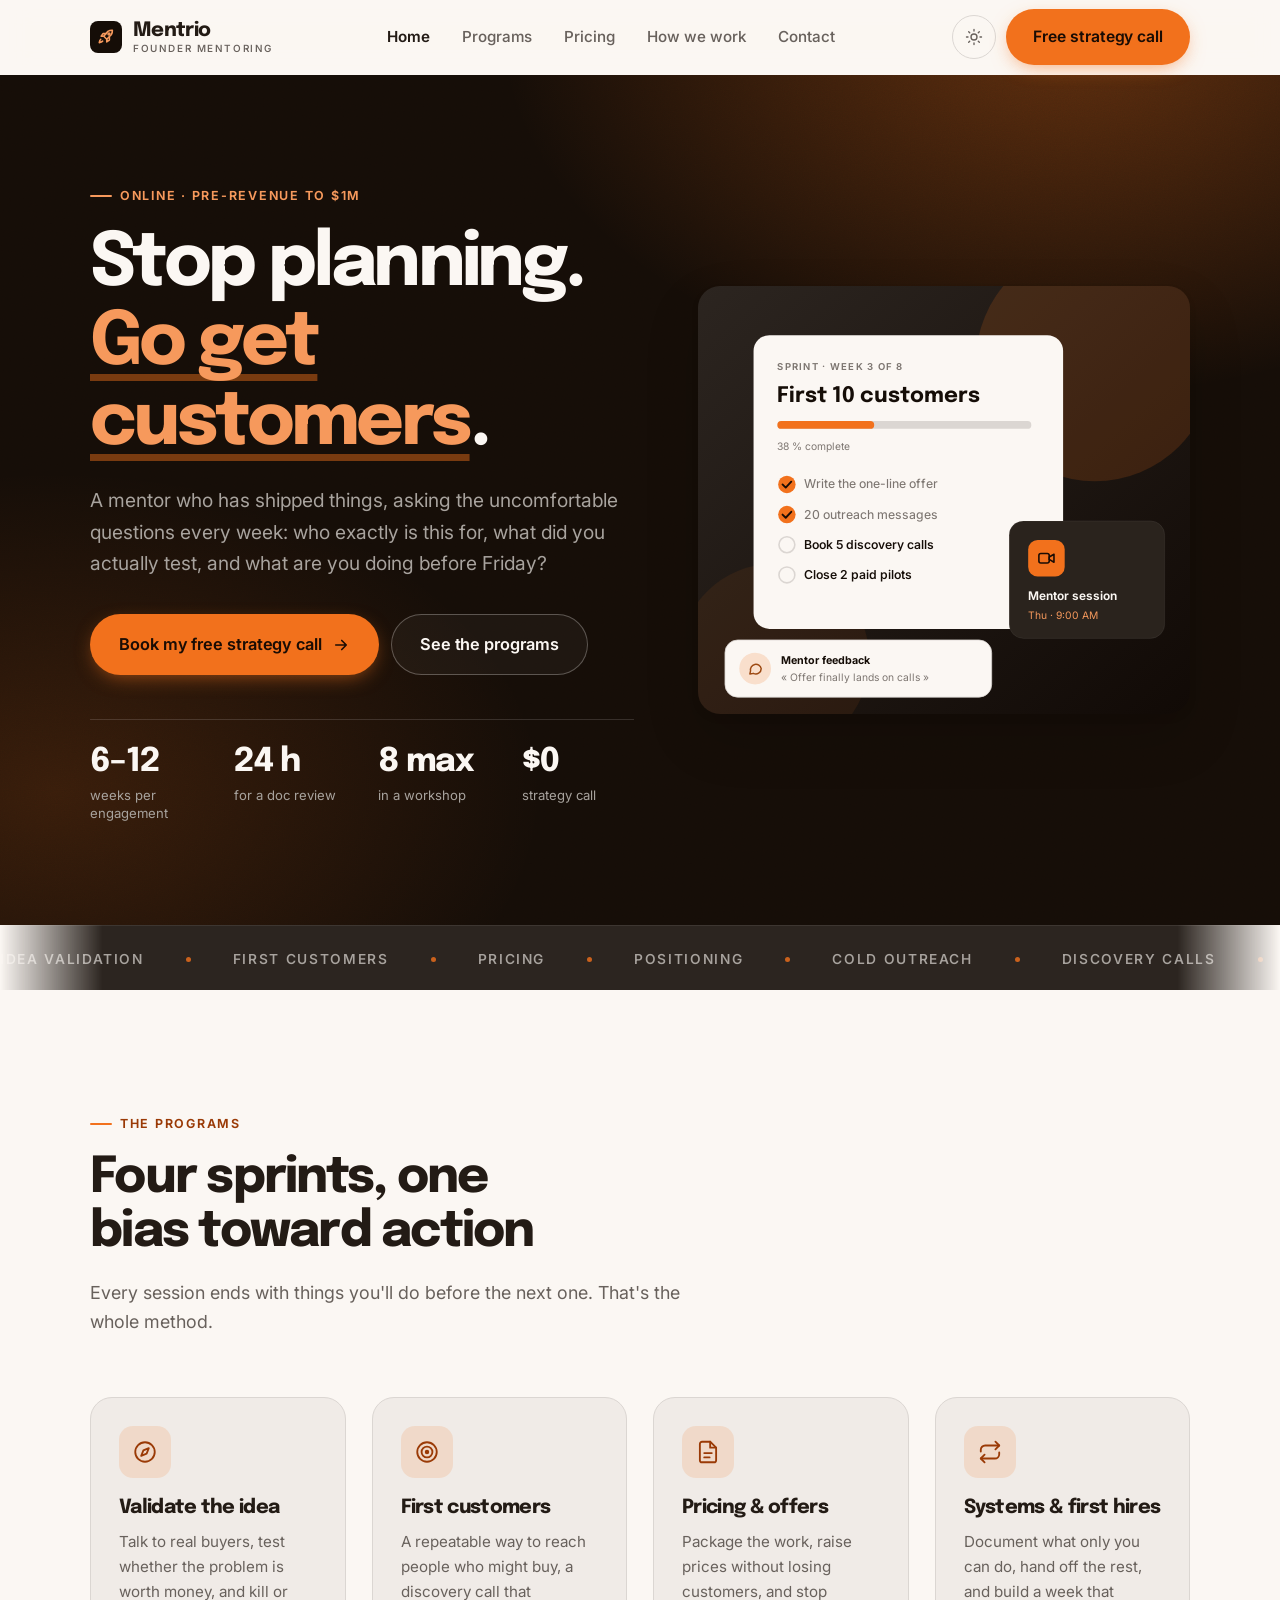
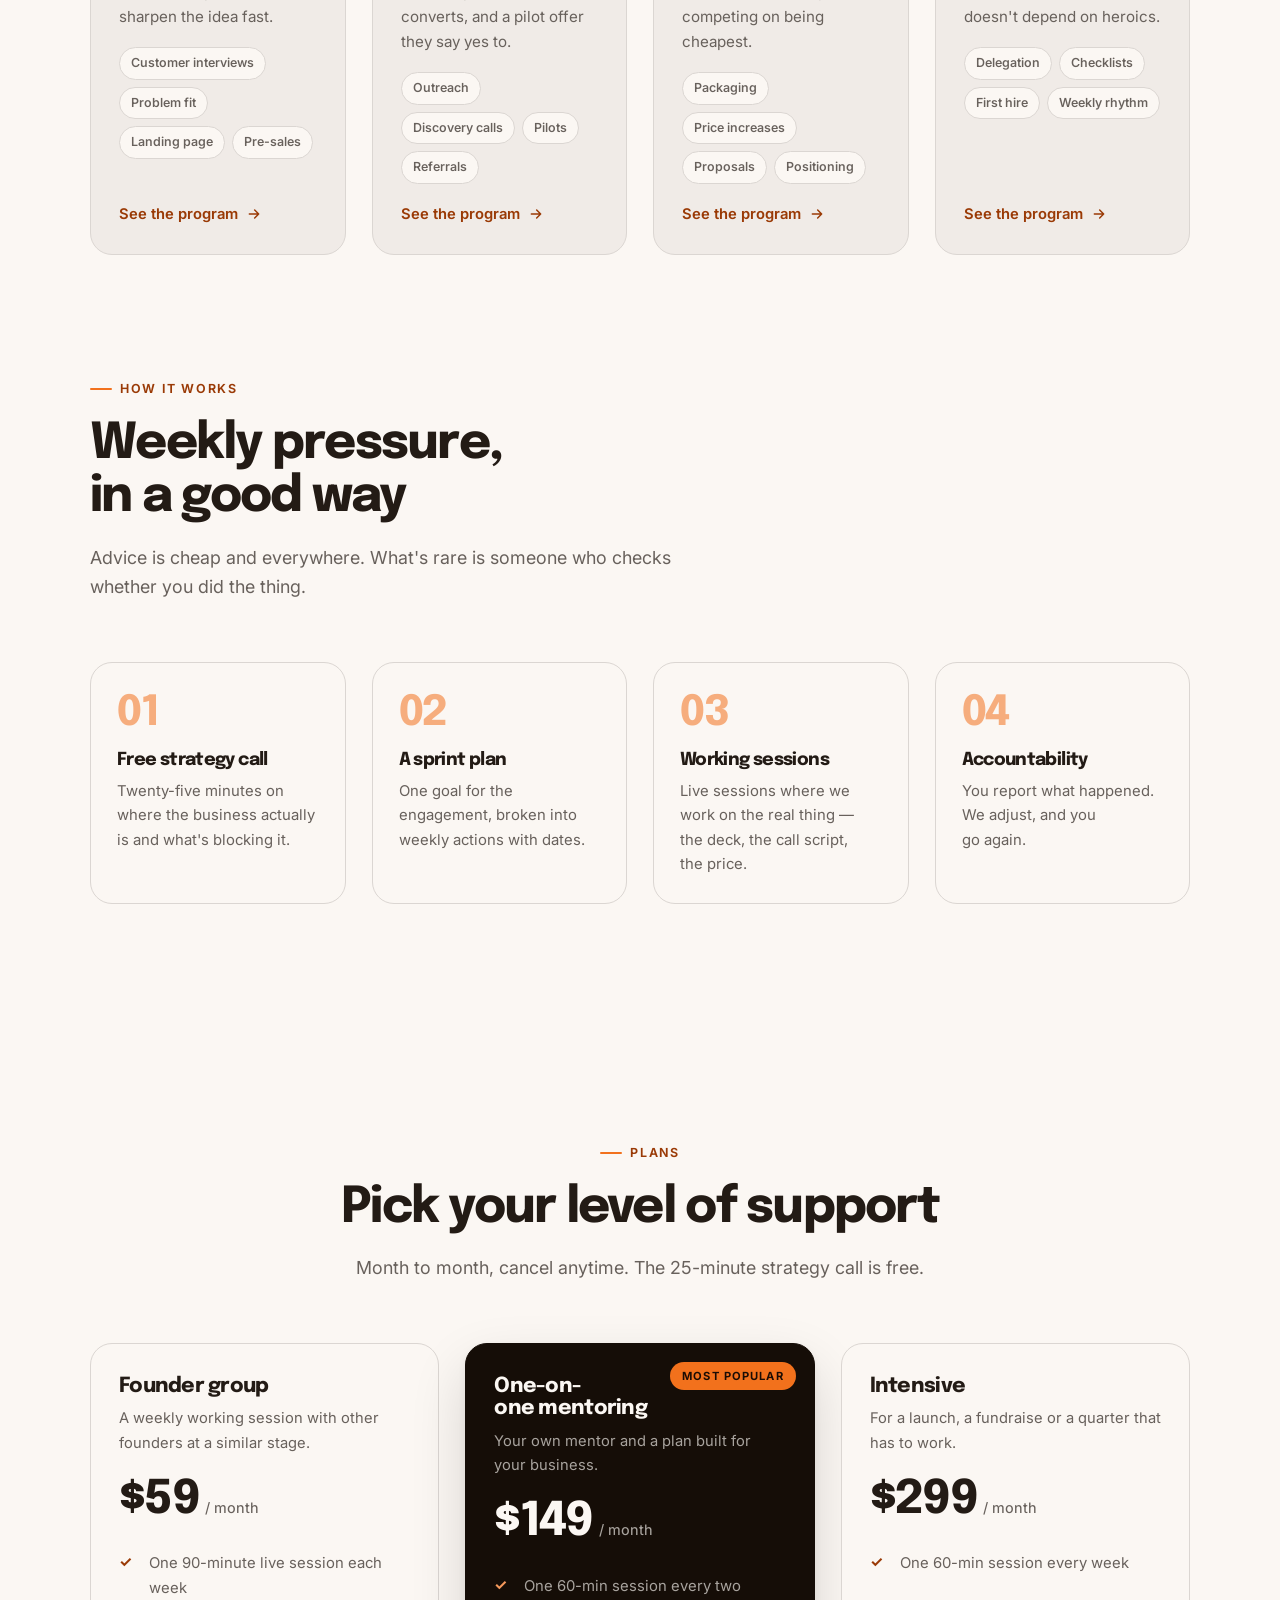
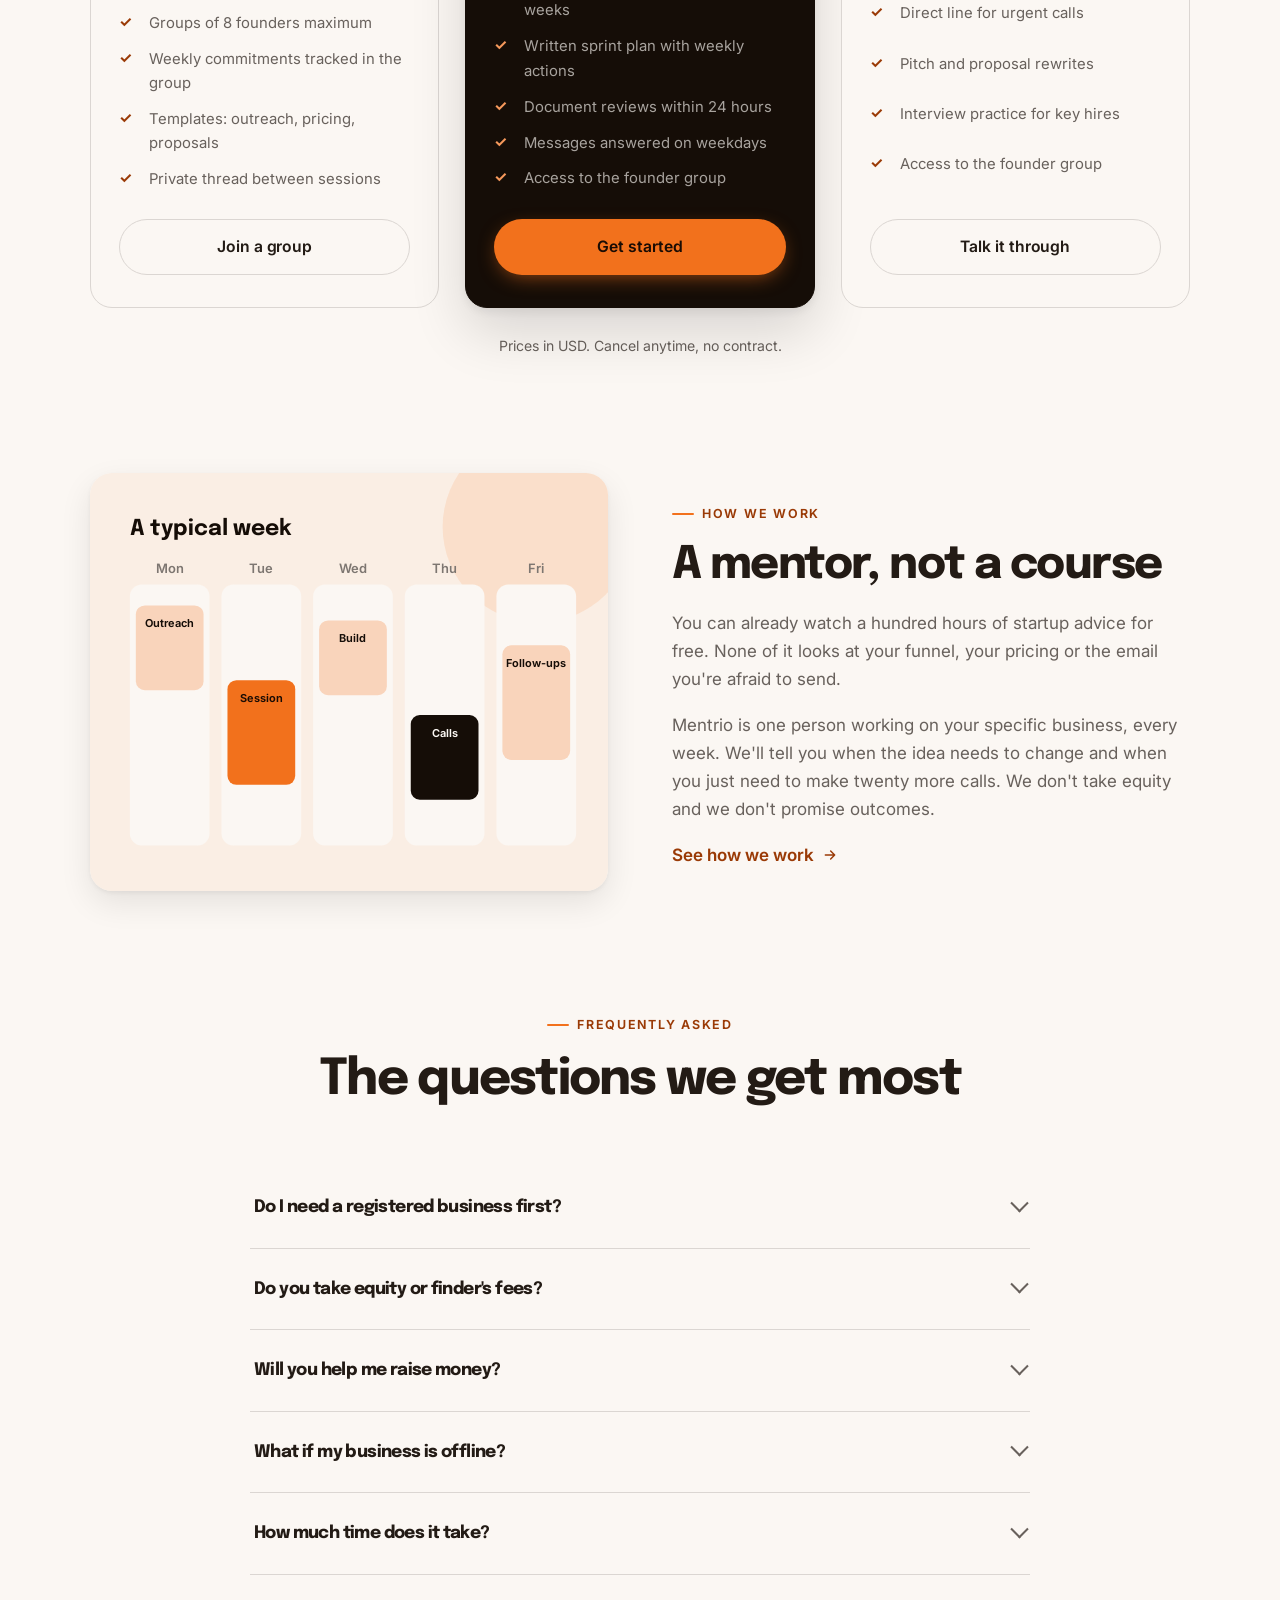
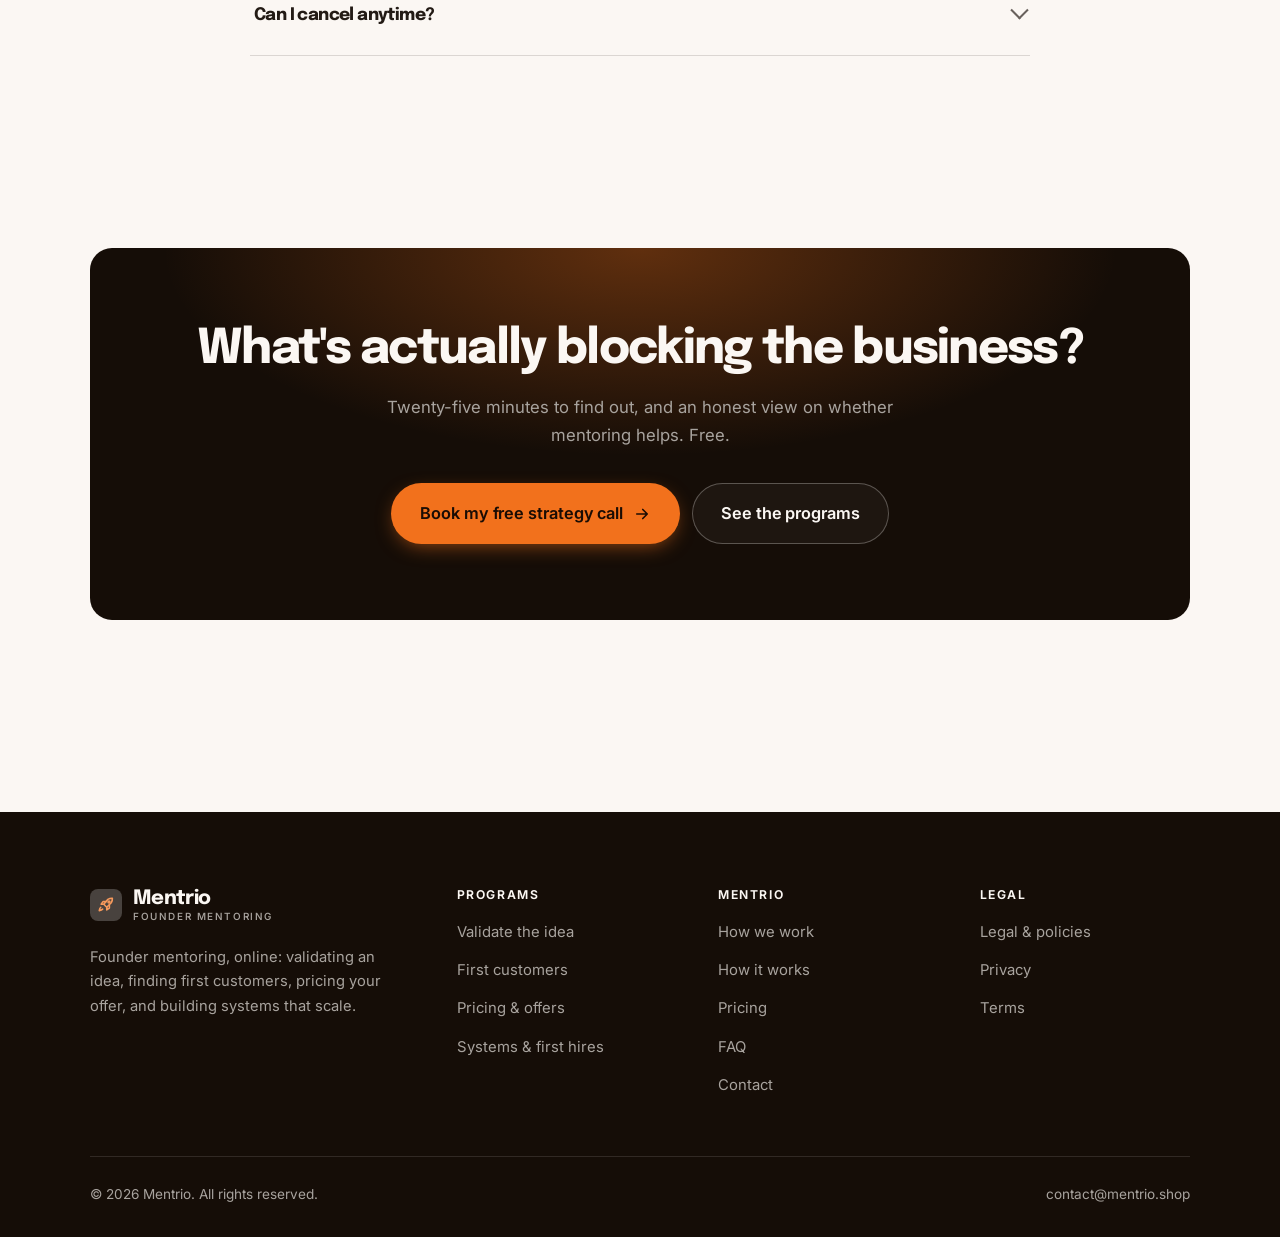
<file: index.html>
<!DOCTYPE html>
<html lang="en" class="no-js">
<head>
<meta charset="utf-8">
<meta name="viewport" content="width=device-width, initial-scale=1">
<title>Mentrio — Founder mentoring: from idea to paying customers</title>
<meta name="description" content="Mentoring for founders and small business owners: validate the idea, land first customers, price the offer, build systems. Weekly accountability. Free strategy call.">
<link rel="canonical" href="https://mentrio.shop/">

<meta property="og:type" content="website">
<meta property="og:url" content="https://mentrio.shop/">
<meta property="og:site_name" content="Mentrio">
<meta property="og:locale" content="en_US">
<meta property="og:title" content="Mentrio — Founder mentoring: from idea to paying customers">
<meta property="og:description" content="Mentoring for founders and small business owners: validate the idea, land first customers, price the offer, build systems. Weekly accountability. Free strategy call.">
<meta name="theme-color" content="#150d07">

<link rel="icon" href="assets/img/favicon.svg" type="image/svg+xml">
<link rel="preconnect" href="https://fonts.googleapis.com">
<link rel="preconnect" href="https://fonts.gstatic.com" crossorigin>
<link rel="stylesheet" href="https://fonts.googleapis.com/css2?family=Epilogue:wght@400..800&family=Inter:wght@400..700&display=swap">
<link rel="stylesheet" href="assets/css/style.css">

<!-- Thème appliqué avant le premier rendu (évite le flash) -->
<script>
document.documentElement.classList.remove('no-js');
(function(){try{var t=localStorage.getItem('site-theme');if(t){document.documentElement.setAttribute('data-theme',t);}}catch(e){}})();
</script>
<script type="application/ld+json">
{
  "@context": "https://schema.org",
  "@type": "Organization",
  "name": "Mentrio",
  "url": "https://mentrio.shop/",
  "email": "contact@mentrio.shop",
  "description": "Mentoring for founders and small business owners: validate the idea, land first customers, price the offer, build systems. Weekly accountability. Free strategy call.",
  "areaServed": "US",
  "knowsLanguage": "en"
}
</script>
</head>

<body>
<a class="skip-link" href="#main">Skip to main content</a>

<header class="site-header">
  <nav class="wrap nav" aria-label="Main navigation">
    <a class="brand" href="index.html">
      <svg class="brand__mark" viewBox="0 0 64 64" aria-hidden="true">
        <rect class="bm-bg" width="64" height="64" rx="16"/>
        <g class="bm-ic" transform="translate(14 14) scale(1.5)" fill="none" stroke-width="2.1" stroke-linecap="round" stroke-linejoin="round"><path d="M5 15c-1.5 1.3-2 4.5-2 4.5s3.2-.5 4.5-2M14.5 4.5c2.3-1.4 4.6-1.6 6-1.5.1 1.4-.1 3.7-1.5 6L13 15l-4-4z"/><path d="M9 11H5.5L8 7.5h4M13 15v3.5L16.5 16v-4"/><circle cx="16" cy="8" r="1.3"/></g>
      </svg>
      <span>Mentrio<span class="brand__sub">Founder mentoring</span></span>
    </a>

    <ul class="nav__links" id="nav-links">
      <li><a href="index.html" aria-current="page">Home</a></li>
      <li><a href="programs.html">Programs</a></li>
      <li><a href="index.html#pricing">Pricing</a></li>
      <li><a href="about.html">How we work</a></li>
      <li><a href="contact.html">Contact</a></li>
      <li><a class="btn btn--primary" href="contact.html">Free strategy call</a></li>
    </ul>

    <div class="nav__cta">
      <button class="theme-toggle" type="button" aria-label="Switch to dark theme">
        <svg class="icon-sun" viewBox="0 0 24 24" fill="none" stroke="currentColor" stroke-width="1.8" stroke-linecap="round" aria-hidden="true"><circle cx="12" cy="12" r="4"/><path d="M12 2v2m0 16v2M2 12h2m16 0h2M4.9 4.9l1.4 1.4m11.4 11.4 1.4 1.4M19.1 4.9l-1.4 1.4M6.3 17.7l-1.4 1.4"/></svg>
        <svg class="icon-moon" viewBox="0 0 24 24" fill="none" stroke="currentColor" stroke-width="1.8" stroke-linecap="round" stroke-linejoin="round" aria-hidden="true"><path d="M21 12.8A9 9 0 1 1 11.2 3a7 7 0 0 0 9.8 9.8z"/></svg>
      </button>
      <a class="btn btn--primary" href="contact.html">Free strategy call</a>
      <button class="nav__toggle" type="button" aria-expanded="false" aria-controls="nav-links" aria-label="Open menu">
        <svg class="icon-open" viewBox="0 0 24 24" fill="none" stroke="currentColor" stroke-width="2" stroke-linecap="round" aria-hidden="true"><path d="M3 6h18M3 12h18M3 18h18"/></svg>
        <svg class="icon-close" viewBox="0 0 24 24" fill="none" stroke="currentColor" stroke-width="2" stroke-linecap="round" aria-hidden="true"><path d="M6 6l12 12M18 6L6 18"/></svg>
      </button>
    </div>
  </nav>
</header>

<main id="main">

<section class="hero">
  <div class="wrap hero__inner">
    <div>
      <span class="eyebrow hero__eyebrow">Online · Pre-revenue to $1M</span>
      <h1>Stop planning.<br> <em>Go get customers</em>.</h1>
      <p class="hero__lede">A mentor who has shipped things, asking the uncomfortable questions every week: who exactly is this for, what did you actually test, and what are you doing before Friday?</p>

      <div class="hero__actions">
        <a class="btn btn--primary btn--lg" href="contact.html">Book my free strategy call <svg viewBox="0 0 24 24" fill="none" stroke="currentColor" stroke-width="2.2" stroke-linecap="round" stroke-linejoin="round" aria-hidden="true"><path d="M5 12h14M13 6l6 6-6 6"/></svg></a>
        <a class="btn btn--on-dark btn--lg" href="programs.html">See the programs</a>
      </div>

      <ul class="hero__proof">
        <li><span class="stat__num">6–12</span><span class="stat__label">weeks per engagement</span></li>
        <li><span class="stat__num">24 h</span><span class="stat__label">for a doc review</span></li>
        <li><span class="stat__num">8 max</span><span class="stat__label">in a workshop</span></li>
        <li><span class="stat__num">$0</span><span class="stat__label">strategy call</span></li>
      </ul>
    </div>

    <div class="hero__art">
      <svg viewBox="0 0 620 540" role="img" aria-label="A customer acquisition sprint in week 3 of 8, showing this week's actions, the next mentor session and feedback.">
        <defs>
          <linearGradient id="hbg" x1="0" y1="0" x2="1" y2="1">
            <stop offset="0" stop-color="#2c2520"/><stop offset="1" stop-color="#110a06"/>
          </linearGradient>
        </defs>
        <rect width="620" height="540" rx="22" fill="url(#hbg)"/>
        <circle cx="500" cy="96" r="150" fill="#f2711c" opacity=".16"/>
        <circle cx="96" cy="470" r="120" fill="#f2711c" opacity=".08"/>

        <g style="font-family: var(--font-body)">
          <!-- Carte programme -->
          <rect x="70" y="62" width="390" height="370" rx="20" fill="#fbf7f3"/>
          <text x="100" y="106" font-size="12" font-weight="650" letter-spacing="1.6" fill="#7d7671">SPRINT · WEEK 3 OF 8</text>
          <text x="100" y="146" font-size="27" font-weight="700" fill="#150d07" style="font-family: var(--font-display)">First 10 customers</text>
          <rect x="100" y="170" width="320" height="10" rx="5" fill="#dbd6d2"/>
          <rect x="100" y="170" width="122" height="10" rx="5" fill="#f2711c"/>
          <text x="100" y="206" font-size="13" fill="#7d7671">38 % complete</text>
          <circle cx="112" cy="250" r="11" fill="#f2711c"/><path d="M106.5 250l4 4 7-7.5" fill="none" stroke="#1a0c04" stroke-width="2.4" stroke-linecap="round" stroke-linejoin="round"/><text x="134" y="255" font-size="15.5" fill="#7d7671" font-weight="450">Write the one-line offer</text>
          <circle cx="112" cy="288" r="11" fill="#f2711c"/><path d="M106.5 288l4 4 7-7.5" fill="none" stroke="#1a0c04" stroke-width="2.4" stroke-linecap="round" stroke-linejoin="round"/><text x="134" y="293" font-size="15.5" fill="#7d7671" font-weight="450">20 outreach messages</text>
          <circle cx="112" cy="326" r="10" fill="none" stroke="#dbd6d2" stroke-width="2"/><text x="134" y="331" font-size="15.5" fill="#150d07" font-weight="560">Book 5 discovery calls</text>
          <circle cx="112" cy="364" r="10" fill="none" stroke="#dbd6d2" stroke-width="2"/><text x="134" y="369" font-size="15.5" fill="#150d07" font-weight="560">Close 2 paid pilots</text>

          <!-- Carte séance -->
          <rect x="392" y="296" width="196" height="148" rx="18" fill="#2a231d" stroke="#ffffff" stroke-opacity=".08"/>
          <rect x="416" y="320" width="46" height="46" rx="12" fill="#f2711c"/>
          <g transform="translate(427 331)" fill="none" stroke="#1a0c04" color="#1a0c04" stroke-width="2" stroke-linecap="round" stroke-linejoin="round"><rect x="2.5" y="6" width="13" height="12" rx="2.5"/><path d="M15.5 10.5 21.5 7v10l-6-3.5z"/></g>
          <text x="416" y="396" font-size="15" font-weight="650" fill="#fbf7f3">Mentor session</text>
          <text x="416" y="420" font-size="13" fill="#f6995c">Thu · 9:00 AM</text>

          <!-- Retour du coach -->
          <rect x="34" y="446" width="336" height="72" rx="16" fill="#fbf7f3" stroke="#dbd6d2"/>
          <circle cx="72" cy="482" r="20" fill="#f9dfcc"/>
          <g transform="translate(62 472) scale(.84)" fill="none" stroke="#9d4912" stroke-width="2.2" stroke-linecap="round" stroke-linejoin="round"><path d="M21 12a8 8 0 0 1-11.6 7.1L4 20l1-4.6A8 8 0 1 1 21 12z"/></g>
          <text x="104" y="476" font-size="13.5" font-weight="700" fill="#150d07">Mentor feedback</text>
          <text x="104" y="498" font-size="13" fill="#7d7671">« Offer finally lands on calls »</text>
        </g>
      </svg>
    </div>
  </div>
</section>

<div class="marquee" aria-hidden="true">
  <div class="marquee__track"><span>Idea validation</span><span>First customers</span><span>Pricing</span><span>Positioning</span><span>Cold outreach</span><span>Discovery calls</span><span>Offers</span><span>Retention</span><span>Hiring</span><span>Systems</span><span>Idea validation</span><span>First customers</span><span>Pricing</span><span>Positioning</span><span>Cold outreach</span><span>Discovery calls</span><span>Offers</span><span>Retention</span><span>Hiring</span><span>Systems</span></div>
</div>

<section class="section wrap" id="programs">
  <div class="section-head reveal">
    <span class="eyebrow">The programs</span>
    <h2>Four sprints, one bias toward action</h2>
    <p>Every session ends with things you'll do before the next one. That's the whole method.</p>
  </div>
  <div class="grid grid--4 reveal-group">
    <a class="card" href="programs.html#validate">
      <div class="card__icon"><svg viewBox="0 0 24 24" fill="none" stroke="currentColor" stroke-width="1.7" stroke-linecap="round" stroke-linejoin="round" aria-hidden="true"><circle cx="12" cy="12" r="9"/><path d="M15.5 8.5 13.5 13.5 8.5 15.5 10.5 10.5z"/></svg></div>
      <h3>Validate the idea</h3>
      <p>Talk to real buyers, test whether the problem is worth money, and kill or sharpen the idea fast.</p>
      <ul class="tags"><li>Customer interviews</li><li>Problem fit</li><li>Landing page</li><li>Pre-sales</li></ul>
      <span class="arrow-link">See the program <svg viewBox="0 0 24 24" fill="none" stroke="currentColor" stroke-width="2.2" stroke-linecap="round" stroke-linejoin="round" aria-hidden="true"><path d="M5 12h14M13 6l6 6-6 6"/></svg></span>
    </a>
    <a class="card" href="programs.html#customers">
      <div class="card__icon"><svg viewBox="0 0 24 24" fill="none" stroke="currentColor" stroke-width="1.7" stroke-linecap="round" stroke-linejoin="round" aria-hidden="true"><circle cx="12" cy="12" r="9"/><circle cx="12" cy="12" r="5"/><circle cx="12" cy="12" r="1.2" fill="currentColor"/></svg></div>
      <h3>First customers</h3>
      <p>A repeatable way to reach people who might buy, a discovery call that converts, and a pilot offer they say yes to.</p>
      <ul class="tags"><li>Outreach</li><li>Discovery calls</li><li>Pilots</li><li>Referrals</li></ul>
      <span class="arrow-link">See the program <svg viewBox="0 0 24 24" fill="none" stroke="currentColor" stroke-width="2.2" stroke-linecap="round" stroke-linejoin="round" aria-hidden="true"><path d="M5 12h14M13 6l6 6-6 6"/></svg></span>
    </a>
    <a class="card" href="programs.html#pricing">
      <div class="card__icon"><svg viewBox="0 0 24 24" fill="none" stroke="currentColor" stroke-width="1.7" stroke-linecap="round" stroke-linejoin="round" aria-hidden="true"><path d="M14 2.5H6.5A2 2 0 0 0 4.5 4.5v15a2 2 0 0 0 2 2h11a2 2 0 0 0 2-2V8z"/><path d="M14 2.5V8h5.5M8.5 13h7M8.5 17h5"/></svg></div>
      <h3>Pricing &amp; offers</h3>
      <p>Package the work, raise prices without losing customers, and stop competing on being cheapest.</p>
      <ul class="tags"><li>Packaging</li><li>Price increases</li><li>Proposals</li><li>Positioning</li></ul>
      <span class="arrow-link">See the program <svg viewBox="0 0 24 24" fill="none" stroke="currentColor" stroke-width="2.2" stroke-linecap="round" stroke-linejoin="round" aria-hidden="true"><path d="M5 12h14M13 6l6 6-6 6"/></svg></span>
    </a>
    <a class="card" href="programs.html#systems">
      <div class="card__icon"><svg viewBox="0 0 24 24" fill="none" stroke="currentColor" stroke-width="1.7" stroke-linecap="round" stroke-linejoin="round" aria-hidden="true"><path d="M17 2.5l3.5 3.5L17 9.5"/><path d="M3.5 11.5V10A4 4 0 0 1 7.5 6h13M7 21.5 3.5 18 7 14.5"/><path d="M20.5 12.5V14a4 4 0 0 1-4 4h-13"/></svg></div>
      <h3>Systems &amp; first hires</h3>
      <p>Document what only you can do, hand off the rest, and build a week that doesn't depend on heroics.</p>
      <ul class="tags"><li>Delegation</li><li>Checklists</li><li>First hire</li><li>Weekly rhythm</li></ul>
      <span class="arrow-link">See the program <svg viewBox="0 0 24 24" fill="none" stroke="currentColor" stroke-width="2.2" stroke-linecap="round" stroke-linejoin="round" aria-hidden="true"><path d="M5 12h14M13 6l6 6-6 6"/></svg></span>
    </a>
  </div>
</section>

<section class="section section--flush wrap" id="how-it-works">
  <div class="section-head reveal">
    <span class="eyebrow">How it works</span>
    <h2>Weekly pressure, in a good way</h2>
    <p>Advice is cheap and everywhere. What's rare is someone who checks whether you did the thing.</p>
  </div>
  <div class="grid grid--4 steps reveal-group">
    <article class="step">
      <h3>Free strategy call</h3>
      <p>Twenty-five minutes on where the business actually is and what's blocking it.</p>
    </article>
    <article class="step">
      <h3>A sprint plan</h3>
      <p>One goal for the engagement, broken into weekly actions with dates.</p>
    </article>
    <article class="step">
      <h3>Working sessions</h3>
      <p>Live sessions where we work on the real thing — the deck, the call script, the price.</p>
    </article>
    <article class="step">
      <h3>Accountability</h3>
      <p>You report what happened. We adjust, and you go again.</p>
    </article>
  </div>
</section>

<section class="section wrap" id="pricing">
  <div class="section-head section-head--center reveal">
    <span class="eyebrow">Plans</span>
    <h2>Pick your level of support</h2>
    <p>Month to month, cancel anytime. The 25-minute strategy call is free.</p>
  </div>
  <div class="grid grid--3 plans reveal-group">
    <article class="plan">
      
      <h3>Founder group</h3>
      <p class="plan__desc">A weekly working session with other founders at a similar stage.</p>
      <p class="plan__price">$59<span class="plan__period">/ month</span></p>
      <ul class="plan__features">
        <li>One 90-minute live session each week</li>
        <li>Groups of 8 founders maximum</li>
        <li>Weekly commitments tracked in the group</li>
        <li>Templates: outreach, pricing, proposals</li>
        <li>Private thread between sessions</li>
      </ul>
      <a class="btn btn--ghost btn--block" href="contact.html">Join a group</a>
    </article>
    <article class="plan plan--featured">
      <span class="plan__tag">Most popular</span>
      <h3>One-on-one mentoring</h3>
      <p class="plan__desc">Your own mentor and a plan built for your business.</p>
      <p class="plan__price">$149<span class="plan__period">/ month</span></p>
      <ul class="plan__features">
        <li>One 60-min session every two weeks</li>
        <li>Written sprint plan with weekly actions</li>
        <li>Document reviews within 24 hours</li>
        <li>Messages answered on weekdays</li>
        <li>Access to the founder group</li>
      </ul>
      <a class="btn btn--primary btn--block" href="contact.html">Get started</a>
    </article>
    <article class="plan">
      
      <h3>Intensive</h3>
      <p class="plan__desc">For a launch, a fundraise or a quarter that has to work.</p>
      <p class="plan__price">$299<span class="plan__period">/ month</span></p>
      <ul class="plan__features">
        <li>One 60-min session every week</li>
        <li>Direct line for urgent calls</li>
        <li>Pitch and proposal rewrites</li>
        <li>Interview practice for key hires</li>
        <li>Access to the founder group</li>
      </ul>
      <a class="btn btn--ghost btn--block" href="contact.html">Talk it through</a>
    </article>
  </div>
  <p class="plans-note">Prices in USD. Cancel anytime, no contract.</p>
</section>

<section class="section section--flush wrap">
  <div class="split reveal">
    <div class="split__art">
      <svg viewBox="0 0 520 420" role="img" aria-label="Example of a typical week: Outreach, Session, Build, Calls, Follow-ups.">
        <rect width="520" height="420" rx="20" fill="#faeee4"/>
        <circle cx="450" cy="54" r="96" fill="#f2711c" opacity=".12"/>
        <g style="font-family: var(--font-body)">
        <text x="40" y="62" font-size="22" font-weight="700" fill="#150d07" style="font-family: var(--font-display)">A typical week</text>
        <text x="80" y="100" text-anchor="middle" font-size="13" font-weight="600" fill="#7d7671">Mon</text>
        <rect x="40" y="112" width="80" height="262" rx="12" fill="#fbf7f3"/>
        <rect x="46" y="133" width="68" height="85" rx="9" fill="#f9d4bb"/>
        <text x="80" y="155" text-anchor="middle" font-size="11" font-weight="650" fill="#150d07">Outreach</text>
        <text x="172" y="100" text-anchor="middle" font-size="13" font-weight="600" fill="#7d7671">Tue</text>
        <rect x="132" y="112" width="80" height="262" rx="12" fill="#fbf7f3"/>
        <rect x="138" y="208" width="68" height="105" rx="9" fill="#f2711c"/>
        <text x="172" y="230" text-anchor="middle" font-size="11" font-weight="650" fill="#1a0c04">Session</text>
        <text x="264" y="100" text-anchor="middle" font-size="13" font-weight="600" fill="#7d7671">Wed</text>
        <rect x="224" y="112" width="80" height="262" rx="12" fill="#fbf7f3"/>
        <rect x="230" y="148" width="68" height="75" rx="9" fill="#f9d4bb"/>
        <text x="264" y="170" text-anchor="middle" font-size="11" font-weight="650" fill="#150d07">Build</text>
        <text x="356" y="100" text-anchor="middle" font-size="13" font-weight="600" fill="#7d7671">Thu</text>
        <rect x="316" y="112" width="80" height="262" rx="12" fill="#fbf7f3"/>
        <rect x="322" y="243" width="68" height="85" rx="9" fill="#150d07"/>
        <text x="356" y="265" text-anchor="middle" font-size="11" font-weight="650" fill="#fbf7f3">Calls</text>
        <text x="448" y="100" text-anchor="middle" font-size="13" font-weight="600" fill="#7d7671">Fri</text>
        <rect x="408" y="112" width="80" height="262" rx="12" fill="#fbf7f3"/>
        <rect x="414" y="173" width="68" height="115" rx="9" fill="#f9d4bb"/>
        <text x="448" y="195" text-anchor="middle" font-size="11" font-weight="650" fill="#150d07">Follow-ups</text>
        </g>
      </svg>
    </div>
    <div>
      <span class="eyebrow">How we work</span>
      <h2>A mentor, not a course</h2>
      <p>You can already watch a hundred hours of startup advice for free. None of it looks at your funnel, your pricing or the email you're afraid to send.</p>
      <p>Mentrio is one person working on your specific business, every week. We'll tell you when the idea needs to change and when you just need to make twenty more calls. We don't take equity and we don't promise outcomes.</p>
      <p><a class="arrow-link" href="about.html">See how we work <svg viewBox="0 0 24 24" fill="none" stroke="currentColor" stroke-width="2.2" stroke-linecap="round" stroke-linejoin="round" aria-hidden="true"><path d="M5 12h14M13 6l6 6-6 6"/></svg></a></p>
    </div>
  </div>
</section>

<section class="section section--flush wrap" id="faq">
  <div class="section-head section-head--center reveal">
    <span class="eyebrow">Frequently asked</span>
    <h2>The questions we get most</h2>
  </div>
  <div class="faq reveal">
    <details>
      <summary>Do I need a registered business first?</summary>
      <p>No. Plenty of clients start while validating an idea. Once you take money, we'll tell you to talk to an accountant and an attorney about structure — that part isn't our lane.</p>
    </details>
    <details>
      <summary>Do you take equity or finder's fees?</summary>
      <p>No. You pay a monthly fee and that's the whole relationship. We don't invest, broker paid introductions, or take a percentage.</p>
    </details>
    <details>
      <summary>Will you help me raise money?</summary>
      <p>We'll help you sharpen the story and the numbers you present. We don't introduce investors for compensation and we can't promise a raise.</p>
    </details>
    <details>
      <summary>What if my business is offline?</summary>
      <p>That's fine. Local service businesses, studios and shops all fit these sprints. The channels change, the method doesn't.</p>
    </details>
    <details>
      <summary>How much time does it take?</summary>
      <p>Between 5 and 10 hours a week depending on the sprint. The sessions are the easy part; the actions between them are the work.</p>
    </details>
    <details>
      <summary>Can I cancel anytime?</summary>
      <p>Yes. No contract, no minimum term. Access stays open until the end of the month you already paid for.</p>
    </details>
  </div>
</section>

<section class="wrap section--tight">
  <div class="cta-band reveal">
    <h2>What's actually blocking the business?</h2>
    <p>Twenty-five minutes to find out, and an honest view on whether mentoring helps. Free.</p>
    <div class="hero__actions">
      <a class="btn btn--primary btn--lg" href="contact.html">Book my free strategy call <svg viewBox="0 0 24 24" fill="none" stroke="currentColor" stroke-width="2.2" stroke-linecap="round" stroke-linejoin="round" aria-hidden="true"><path d="M5 12h14M13 6l6 6-6 6"/></svg></a>
      <a class="btn btn--on-dark btn--lg" href="programs.html">See the programs</a>
    </div>
  </div>
</section>

</main>

<footer class="site-footer">
  <div class="wrap">
    <div class="footer__grid">
      <div class="footer__brand">
        <a class="brand" href="index.html">
          <svg class="brand__mark" viewBox="0 0 64 64" aria-hidden="true">
        <rect class="bm-bg" width="64" height="64" rx="16"/>
        <g class="bm-ic" transform="translate(14 14) scale(1.5)" fill="none" stroke-width="2.1" stroke-linecap="round" stroke-linejoin="round"><path d="M5 15c-1.5 1.3-2 4.5-2 4.5s3.2-.5 4.5-2M14.5 4.5c2.3-1.4 4.6-1.6 6-1.5.1 1.4-.1 3.7-1.5 6L13 15l-4-4z"/><path d="M9 11H5.5L8 7.5h4M13 15v3.5L16.5 16v-4"/><circle cx="16" cy="8" r="1.3"/></g>
      </svg>
          <span>Mentrio<span class="brand__sub">Founder mentoring</span></span>
        </a>
        <p>Founder mentoring, online: validating an idea, finding first customers, pricing your offer, and building systems that scale.</p>
      </div>

      <div class="footer__col">
        <h4>Programs</h4>
        <ul>
          <li><a href="programs.html#validate">Validate the idea</a></li>
          <li><a href="programs.html#customers">First customers</a></li>
          <li><a href="programs.html#pricing">Pricing &amp; offers</a></li>
          <li><a href="programs.html#systems">Systems &amp; first hires</a></li>
        </ul>
      </div>

      <div class="footer__col">
        <h4>Mentrio</h4>
        <ul>
          <li><a href="about.html">How we work</a></li>
          <li><a href="index.html#how-it-works">How it works</a></li>
          <li><a href="index.html#pricing">Pricing</a></li>
          <li><a href="index.html#faq">FAQ</a></li>
          <li><a href="contact.html">Contact</a></li>
        </ul>
      </div>

      <div class="footer__col">
        <h4>Legal</h4>
        <ul>
          <li><a href="legal.html">Legal &amp; policies</a></li>
          <li><a href="legal.html#privacy">Privacy</a></li>
          <li><a href="legal.html#terms">Terms</a></li>
        </ul>
      </div>
    </div>

    <div class="footer__bottom">
      <p>© <span data-year>2026</span> Mentrio. All rights reserved.</p>
      <p><a href="mailto:contact@mentrio.shop">contact@mentrio.shop</a></p>
    </div>
  </div>
</footer>

<script src="assets/js/main.js" defer></script>
</body>
</html>
</file>
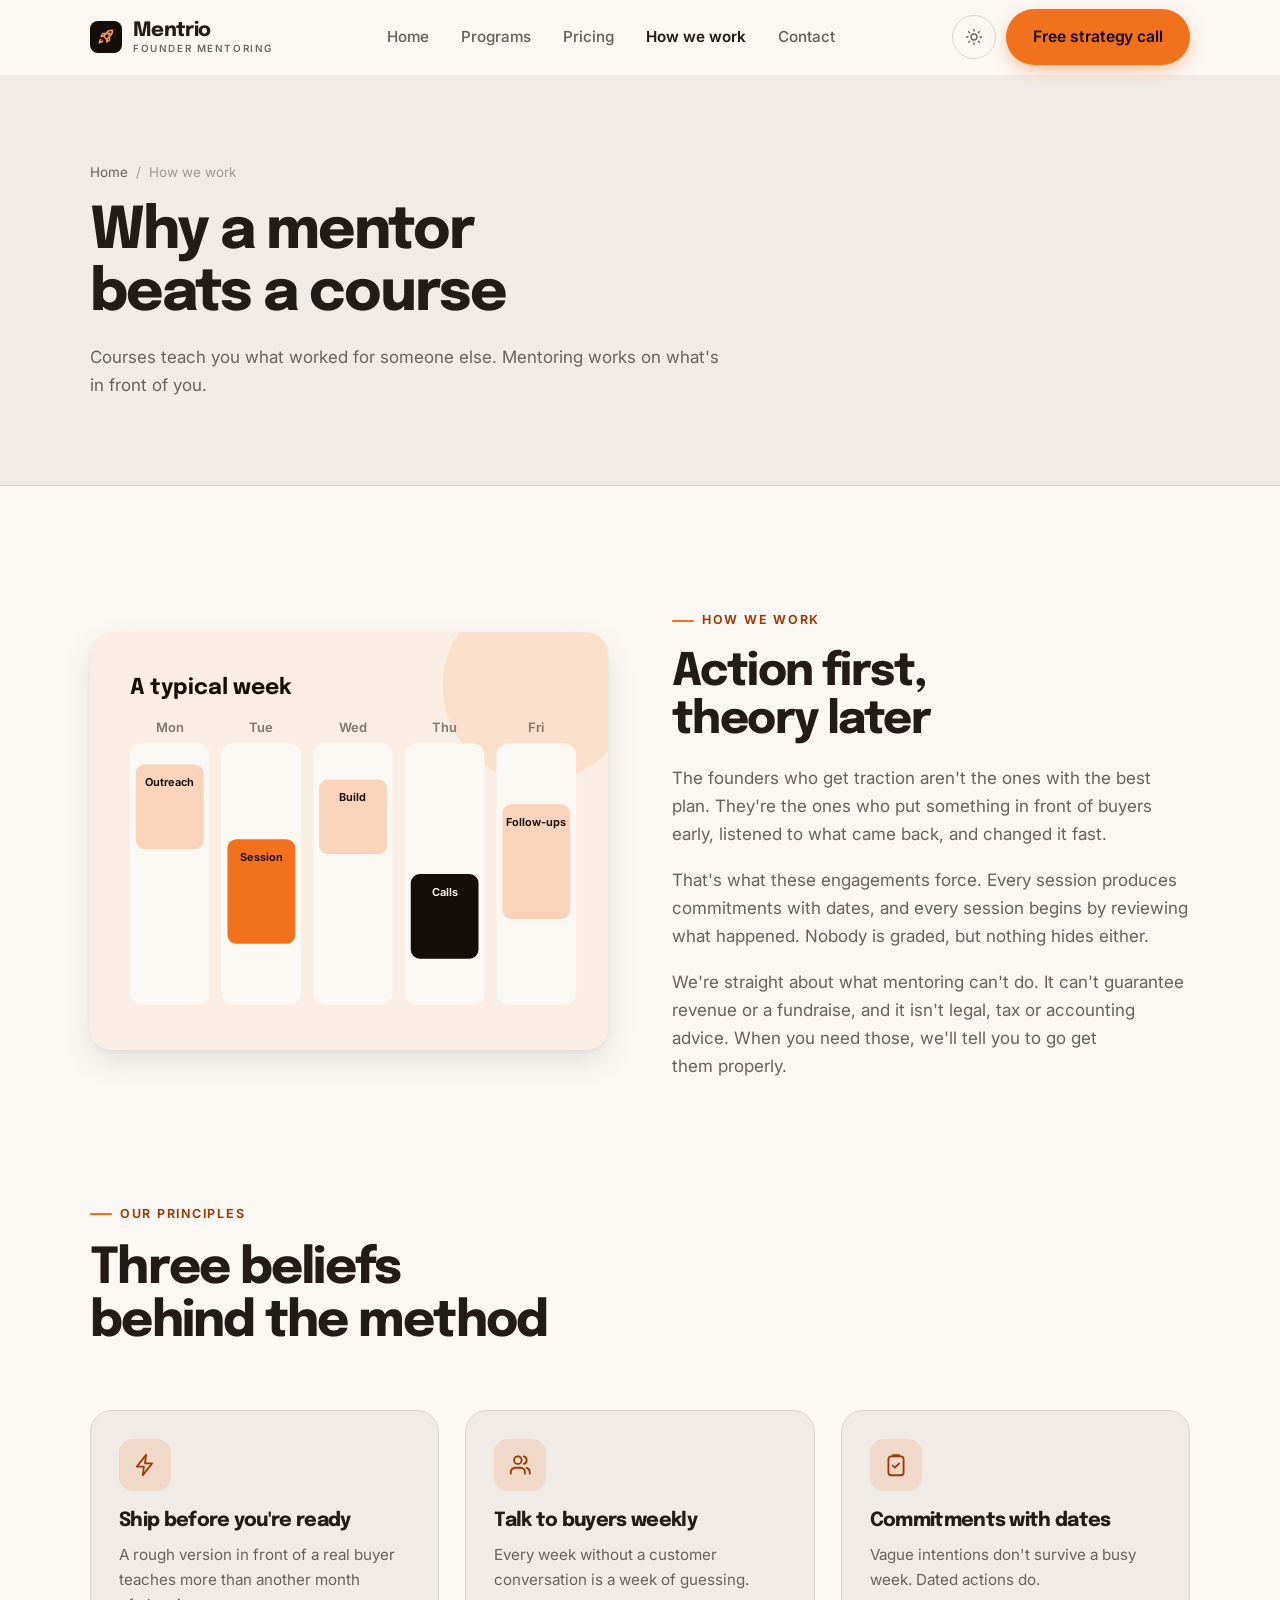
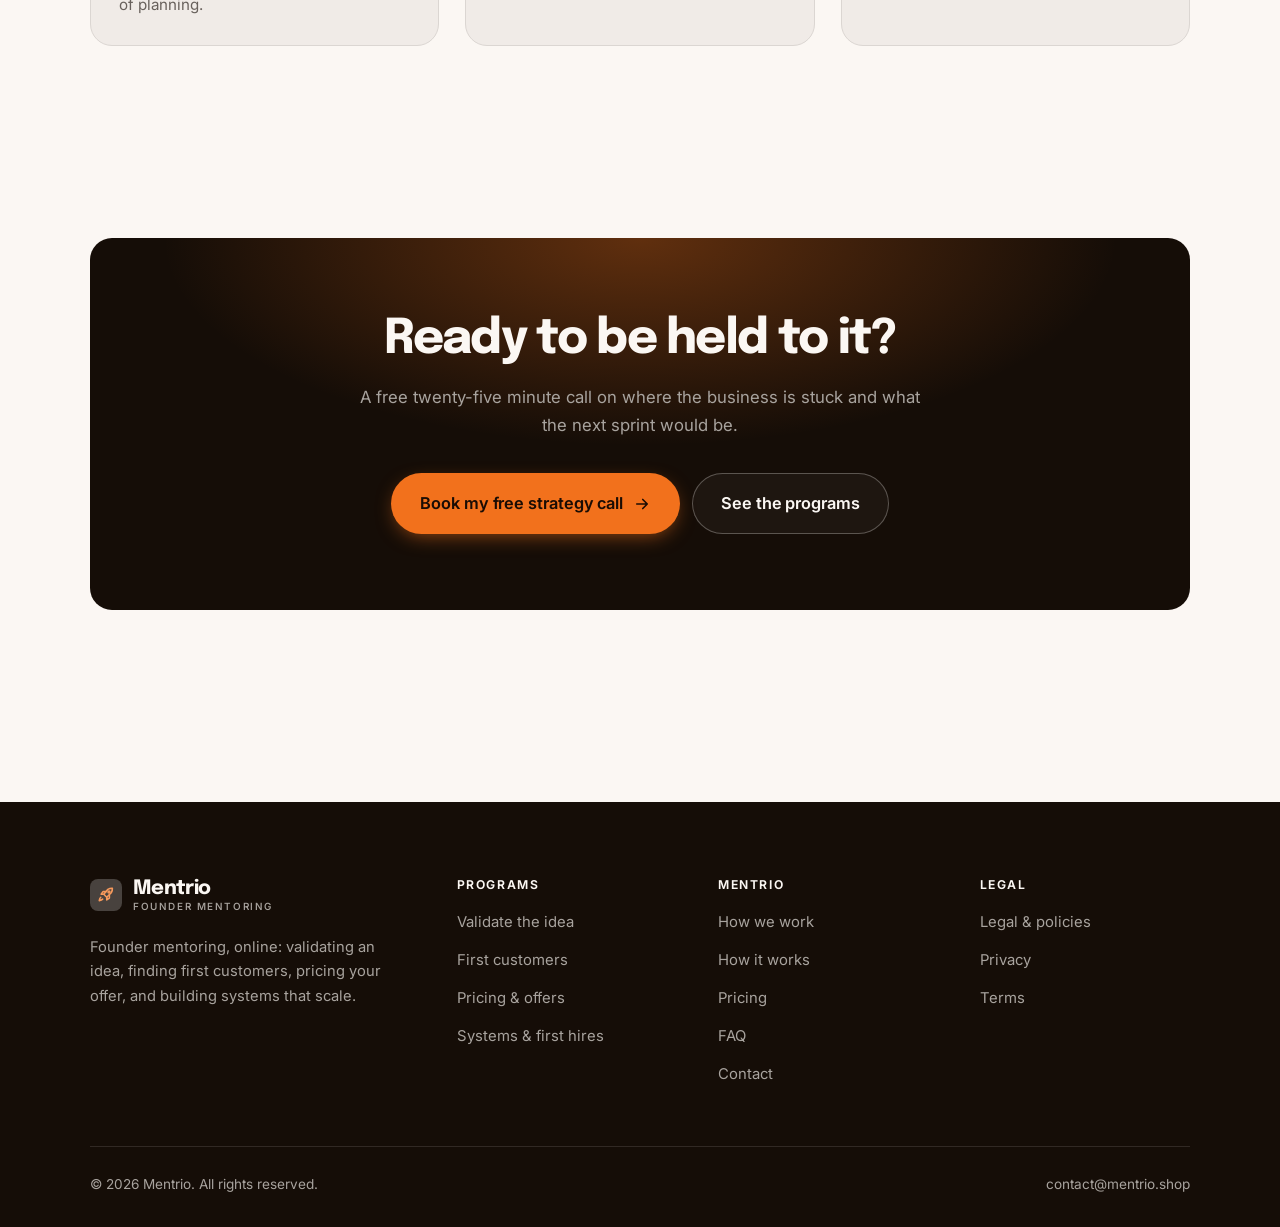
<file: about.html>
<!DOCTYPE html>
<html lang="en" class="no-js">
<head>
<meta charset="utf-8">
<meta name="viewport" content="width=device-width, initial-scale=1">
<title>How we work — Mentrio</title>
<meta name="description" content="Why founders work with a mentor instead of another course, and the principles behind Mentrio.">
<link rel="canonical" href="https://mentrio.shop/about.html">

<meta property="og:type" content="website">
<meta property="og:url" content="https://mentrio.shop/about.html">
<meta property="og:site_name" content="Mentrio">
<meta property="og:locale" content="en_US">
<meta property="og:title" content="How we work — Mentrio">
<meta property="og:description" content="Why founders work with a mentor instead of another course, and the principles behind Mentrio.">
<meta name="theme-color" content="#150d07">

<link rel="icon" href="assets/img/favicon.svg" type="image/svg+xml">
<link rel="preconnect" href="https://fonts.googleapis.com">
<link rel="preconnect" href="https://fonts.gstatic.com" crossorigin>
<link rel="stylesheet" href="https://fonts.googleapis.com/css2?family=Epilogue:wght@400..800&family=Inter:wght@400..700&display=swap">
<link rel="stylesheet" href="assets/css/style.css">

<!-- Thème appliqué avant le premier rendu (évite le flash) -->
<script>
document.documentElement.classList.remove('no-js');
(function(){try{var t=localStorage.getItem('site-theme');if(t){document.documentElement.setAttribute('data-theme',t);}}catch(e){}})();
</script>
</head>

<body>
<a class="skip-link" href="#main">Skip to main content</a>

<header class="site-header">
  <nav class="wrap nav" aria-label="Main navigation">
    <a class="brand" href="index.html">
      <svg class="brand__mark" viewBox="0 0 64 64" aria-hidden="true">
        <rect class="bm-bg" width="64" height="64" rx="16"/>
        <g class="bm-ic" transform="translate(14 14) scale(1.5)" fill="none" stroke-width="2.1" stroke-linecap="round" stroke-linejoin="round"><path d="M5 15c-1.5 1.3-2 4.5-2 4.5s3.2-.5 4.5-2M14.5 4.5c2.3-1.4 4.6-1.6 6-1.5.1 1.4-.1 3.7-1.5 6L13 15l-4-4z"/><path d="M9 11H5.5L8 7.5h4M13 15v3.5L16.5 16v-4"/><circle cx="16" cy="8" r="1.3"/></g>
      </svg>
      <span>Mentrio<span class="brand__sub">Founder mentoring</span></span>
    </a>

    <ul class="nav__links" id="nav-links">
      <li><a href="index.html">Home</a></li>
      <li><a href="programs.html">Programs</a></li>
      <li><a href="index.html#pricing">Pricing</a></li>
      <li><a href="about.html" aria-current="page">How we work</a></li>
      <li><a href="contact.html">Contact</a></li>
      <li><a class="btn btn--primary" href="contact.html">Free strategy call</a></li>
    </ul>

    <div class="nav__cta">
      <button class="theme-toggle" type="button" aria-label="Switch to dark theme">
        <svg class="icon-sun" viewBox="0 0 24 24" fill="none" stroke="currentColor" stroke-width="1.8" stroke-linecap="round" aria-hidden="true"><circle cx="12" cy="12" r="4"/><path d="M12 2v2m0 16v2M2 12h2m16 0h2M4.9 4.9l1.4 1.4m11.4 11.4 1.4 1.4M19.1 4.9l-1.4 1.4M6.3 17.7l-1.4 1.4"/></svg>
        <svg class="icon-moon" viewBox="0 0 24 24" fill="none" stroke="currentColor" stroke-width="1.8" stroke-linecap="round" stroke-linejoin="round" aria-hidden="true"><path d="M21 12.8A9 9 0 1 1 11.2 3a7 7 0 0 0 9.8 9.8z"/></svg>
      </button>
      <a class="btn btn--primary" href="contact.html">Free strategy call</a>
      <button class="nav__toggle" type="button" aria-expanded="false" aria-controls="nav-links" aria-label="Open menu">
        <svg class="icon-open" viewBox="0 0 24 24" fill="none" stroke="currentColor" stroke-width="2" stroke-linecap="round" aria-hidden="true"><path d="M3 6h18M3 12h18M3 18h18"/></svg>
        <svg class="icon-close" viewBox="0 0 24 24" fill="none" stroke="currentColor" stroke-width="2" stroke-linecap="round" aria-hidden="true"><path d="M6 6l12 12M18 6L6 18"/></svg>
      </button>
    </div>
  </nav>
</header>

<main id="main">

<section class="page-head">
  <div class="wrap">
    <nav class="breadcrumb" aria-label="Breadcrumb">
      <a href="index.html">Home</a><span>/</span><span aria-current="page">How we work</span>
    </nav>
    <h1>Why a mentor beats a course</h1>
    <p>Courses teach you what worked for someone else. Mentoring works on what's in front of you.</p>
  </div>
</section>

<section class="section wrap">
  <div class="split reveal">
    <div class="split__art">
      <svg viewBox="0 0 520 420" role="img" aria-label="Example of a typical week: Outreach, Session, Build, Calls, Follow-ups.">
        <rect width="520" height="420" rx="20" fill="#faeee4"/>
        <circle cx="450" cy="54" r="96" fill="#f2711c" opacity=".12"/>
        <g style="font-family: var(--font-body)">
        <text x="40" y="62" font-size="22" font-weight="700" fill="#150d07" style="font-family: var(--font-display)">A typical week</text>
        <text x="80" y="100" text-anchor="middle" font-size="13" font-weight="600" fill="#7d7671">Mon</text>
        <rect x="40" y="112" width="80" height="262" rx="12" fill="#fbf7f3"/>
        <rect x="46" y="133" width="68" height="85" rx="9" fill="#f9d4bb"/>
        <text x="80" y="155" text-anchor="middle" font-size="11" font-weight="650" fill="#150d07">Outreach</text>
        <text x="172" y="100" text-anchor="middle" font-size="13" font-weight="600" fill="#7d7671">Tue</text>
        <rect x="132" y="112" width="80" height="262" rx="12" fill="#fbf7f3"/>
        <rect x="138" y="208" width="68" height="105" rx="9" fill="#f2711c"/>
        <text x="172" y="230" text-anchor="middle" font-size="11" font-weight="650" fill="#1a0c04">Session</text>
        <text x="264" y="100" text-anchor="middle" font-size="13" font-weight="600" fill="#7d7671">Wed</text>
        <rect x="224" y="112" width="80" height="262" rx="12" fill="#fbf7f3"/>
        <rect x="230" y="148" width="68" height="75" rx="9" fill="#f9d4bb"/>
        <text x="264" y="170" text-anchor="middle" font-size="11" font-weight="650" fill="#150d07">Build</text>
        <text x="356" y="100" text-anchor="middle" font-size="13" font-weight="600" fill="#7d7671">Thu</text>
        <rect x="316" y="112" width="80" height="262" rx="12" fill="#fbf7f3"/>
        <rect x="322" y="243" width="68" height="85" rx="9" fill="#150d07"/>
        <text x="356" y="265" text-anchor="middle" font-size="11" font-weight="650" fill="#fbf7f3">Calls</text>
        <text x="448" y="100" text-anchor="middle" font-size="13" font-weight="600" fill="#7d7671">Fri</text>
        <rect x="408" y="112" width="80" height="262" rx="12" fill="#fbf7f3"/>
        <rect x="414" y="173" width="68" height="115" rx="9" fill="#f9d4bb"/>
        <text x="448" y="195" text-anchor="middle" font-size="11" font-weight="650" fill="#150d07">Follow-ups</text>
        </g>
      </svg>
    </div>
    <div>
      <span class="eyebrow">How we work</span>
      <h2>Action first, theory later</h2>
      <p>The founders who get traction aren't the ones with the best plan. They're the ones who put something in front of buyers early, listened to what came back, and changed it fast.</p>
      <p>That's what these engagements force. Every session produces commitments with dates, and every session begins by reviewing what happened. Nobody is graded, but nothing hides either.</p>
      <p>We're straight about what mentoring can't do. It can't guarantee revenue or a fundraise, and it isn't legal, tax or accounting advice. When you need those, we'll tell you to go get them properly.</p>
      <!--
        TO DO: add a short introduction of the coach (name, real background),
        with a photo if possible. Do not invent credentials — see README.md.
      -->
    </div>
  </div>
</section>

<section class="section section--flush wrap">
  <div class="section-head reveal">
    <span class="eyebrow">Our principles</span>
    <h2>Three beliefs behind the method</h2>
  </div>
  <div class="grid grid--3 reveal-group">
    <article class="card">
      <div class="card__icon"><svg viewBox="0 0 24 24" fill="none" stroke="currentColor" stroke-width="1.7" stroke-linecap="round" stroke-linejoin="round" aria-hidden="true"><path d="M13 2.5 4.5 13.5H11l-1 8 8.5-11H12z"/></svg></div>
      <h3>Ship before you're ready</h3>
      <p>A rough version in front of a real buyer teaches more than another month of planning.</p>
    </article>
    <article class="card">
      <div class="card__icon"><svg viewBox="0 0 24 24" fill="none" stroke="currentColor" stroke-width="1.7" stroke-linecap="round" stroke-linejoin="round" aria-hidden="true"><path d="M16.5 20v-1.5a4 4 0 0 0-4-4h-5a4 4 0 0 0-4 4V20"/><circle cx="10" cy="7.5" r="3.5"/><path d="M21 20v-1.5a4 4 0 0 0-3-3.9M15.5 4.1a3.5 3.5 0 0 1 0 6.8"/></svg></div>
      <h3>Talk to buyers weekly</h3>
      <p>Every week without a customer conversation is a week of guessing.</p>
    </article>
    <article class="card">
      <div class="card__icon"><svg viewBox="0 0 24 24" fill="none" stroke="currentColor" stroke-width="1.7" stroke-linecap="round" stroke-linejoin="round" aria-hidden="true"><rect x="5" y="4" width="14" height="17.5" rx="2.5"/><path d="M9 4V3h6v1M9 12.5l2 2 4-4"/></svg></div>
      <h3>Commitments with dates</h3>
      <p>Vague intentions don't survive a busy week. Dated actions do.</p>
    </article>
  </div>
</section>

<section class="wrap section--tight">
  <div class="cta-band reveal">
    <h2>Ready to be held to it?</h2>
    <p>A free twenty-five minute call on where the business is stuck and what the next sprint would be.</p>
    <div class="hero__actions">
      <a class="btn btn--primary btn--lg" href="contact.html">Book my free strategy call <svg viewBox="0 0 24 24" fill="none" stroke="currentColor" stroke-width="2.2" stroke-linecap="round" stroke-linejoin="round" aria-hidden="true"><path d="M5 12h14M13 6l6 6-6 6"/></svg></a>
      <a class="btn btn--on-dark btn--lg" href="programs.html">See the programs</a>
    </div>
  </div>
</section>

</main>

<footer class="site-footer">
  <div class="wrap">
    <div class="footer__grid">
      <div class="footer__brand">
        <a class="brand" href="index.html">
          <svg class="brand__mark" viewBox="0 0 64 64" aria-hidden="true">
        <rect class="bm-bg" width="64" height="64" rx="16"/>
        <g class="bm-ic" transform="translate(14 14) scale(1.5)" fill="none" stroke-width="2.1" stroke-linecap="round" stroke-linejoin="round"><path d="M5 15c-1.5 1.3-2 4.5-2 4.5s3.2-.5 4.5-2M14.5 4.5c2.3-1.4 4.6-1.6 6-1.5.1 1.4-.1 3.7-1.5 6L13 15l-4-4z"/><path d="M9 11H5.5L8 7.5h4M13 15v3.5L16.5 16v-4"/><circle cx="16" cy="8" r="1.3"/></g>
      </svg>
          <span>Mentrio<span class="brand__sub">Founder mentoring</span></span>
        </a>
        <p>Founder mentoring, online: validating an idea, finding first customers, pricing your offer, and building systems that scale.</p>
      </div>

      <div class="footer__col">
        <h4>Programs</h4>
        <ul>
          <li><a href="programs.html#validate">Validate the idea</a></li>
          <li><a href="programs.html#customers">First customers</a></li>
          <li><a href="programs.html#pricing">Pricing &amp; offers</a></li>
          <li><a href="programs.html#systems">Systems &amp; first hires</a></li>
        </ul>
      </div>

      <div class="footer__col">
        <h4>Mentrio</h4>
        <ul>
          <li><a href="about.html">How we work</a></li>
          <li><a href="index.html#how-it-works">How it works</a></li>
          <li><a href="index.html#pricing">Pricing</a></li>
          <li><a href="index.html#faq">FAQ</a></li>
          <li><a href="contact.html">Contact</a></li>
        </ul>
      </div>

      <div class="footer__col">
        <h4>Legal</h4>
        <ul>
          <li><a href="legal.html">Legal &amp; policies</a></li>
          <li><a href="legal.html#privacy">Privacy</a></li>
          <li><a href="legal.html#terms">Terms</a></li>
        </ul>
      </div>
    </div>

    <div class="footer__bottom">
      <p>© <span data-year>2026</span> Mentrio. All rights reserved.</p>
      <p><a href="mailto:contact@mentrio.shop">contact@mentrio.shop</a></p>
    </div>
  </div>
</footer>

<script src="assets/js/main.js" defer></script>
</body>
</html>
</file>
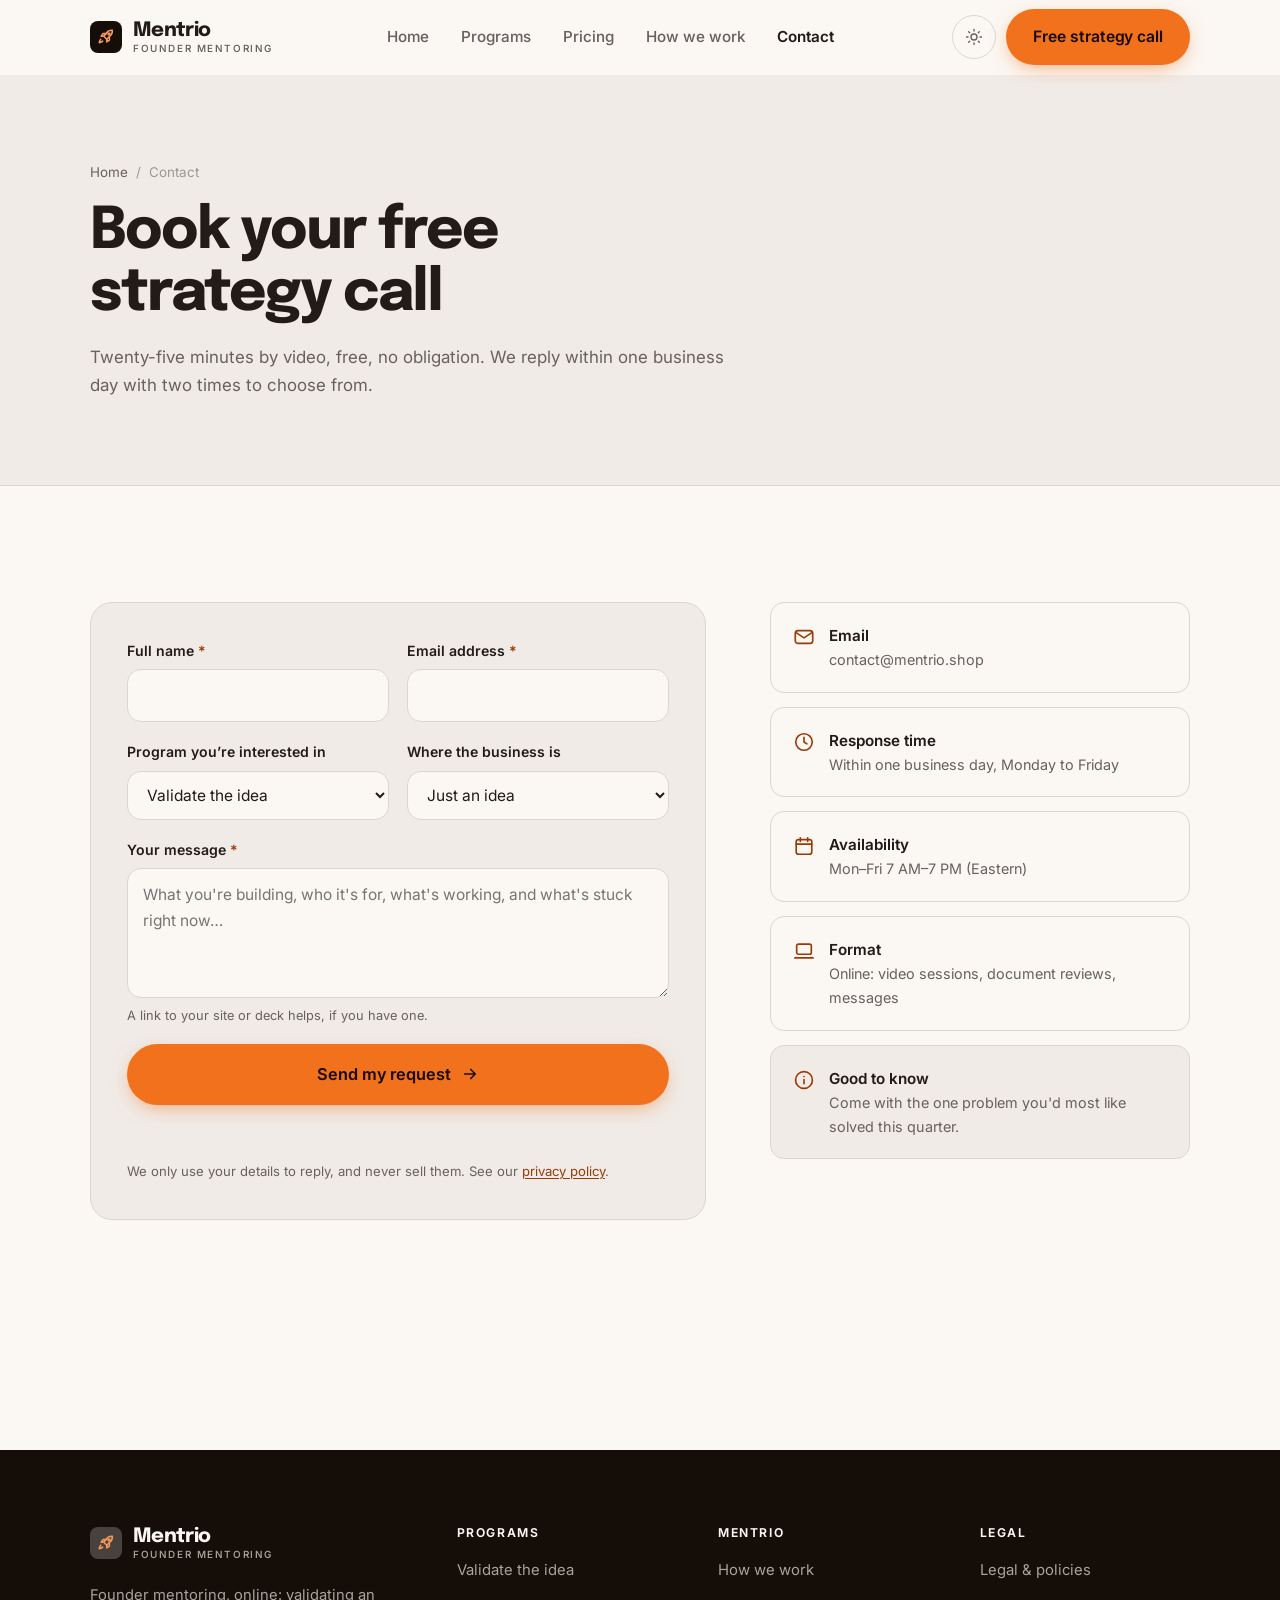
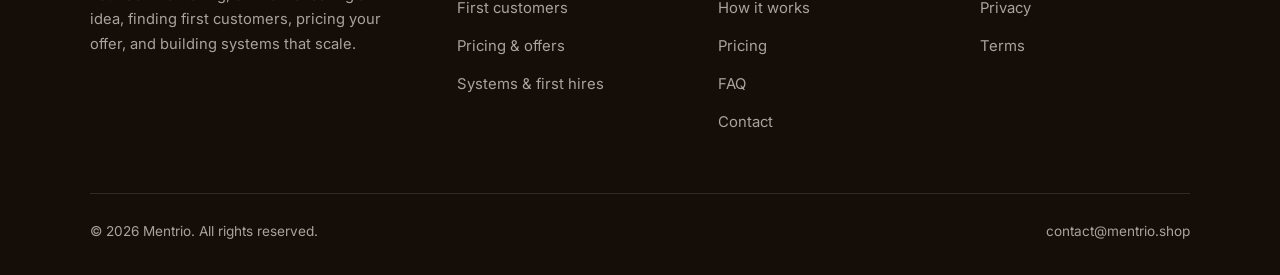
<file: contact.html>
<!DOCTYPE html>
<html lang="en" class="no-js">
<head>
<meta charset="utf-8">
<meta name="viewport" content="width=device-width, initial-scale=1">
<title>Contact — Mentrio</title>
<meta name="description" content="Book your free 25-minute strategy call. We reply within one business day.">
<link rel="canonical" href="https://mentrio.shop/contact.html">

<meta property="og:type" content="website">
<meta property="og:url" content="https://mentrio.shop/contact.html">
<meta property="og:site_name" content="Mentrio">
<meta property="og:locale" content="en_US">
<meta property="og:title" content="Contact — Mentrio">
<meta property="og:description" content="Book your free 25-minute strategy call. We reply within one business day.">
<meta name="theme-color" content="#150d07">

<link rel="icon" href="assets/img/favicon.svg" type="image/svg+xml">
<link rel="preconnect" href="https://fonts.googleapis.com">
<link rel="preconnect" href="https://fonts.gstatic.com" crossorigin>
<link rel="stylesheet" href="https://fonts.googleapis.com/css2?family=Epilogue:wght@400..800&family=Inter:wght@400..700&display=swap">
<link rel="stylesheet" href="assets/css/style.css">

<!-- Thème appliqué avant le premier rendu (évite le flash) -->
<script>
document.documentElement.classList.remove('no-js');
(function(){try{var t=localStorage.getItem('site-theme');if(t){document.documentElement.setAttribute('data-theme',t);}}catch(e){}})();
</script>
</head>

<body>
<a class="skip-link" href="#main">Skip to main content</a>

<header class="site-header">
  <nav class="wrap nav" aria-label="Main navigation">
    <a class="brand" href="index.html">
      <svg class="brand__mark" viewBox="0 0 64 64" aria-hidden="true">
        <rect class="bm-bg" width="64" height="64" rx="16"/>
        <g class="bm-ic" transform="translate(14 14) scale(1.5)" fill="none" stroke-width="2.1" stroke-linecap="round" stroke-linejoin="round"><path d="M5 15c-1.5 1.3-2 4.5-2 4.5s3.2-.5 4.5-2M14.5 4.5c2.3-1.4 4.6-1.6 6-1.5.1 1.4-.1 3.7-1.5 6L13 15l-4-4z"/><path d="M9 11H5.5L8 7.5h4M13 15v3.5L16.5 16v-4"/><circle cx="16" cy="8" r="1.3"/></g>
      </svg>
      <span>Mentrio<span class="brand__sub">Founder mentoring</span></span>
    </a>

    <ul class="nav__links" id="nav-links">
      <li><a href="index.html">Home</a></li>
      <li><a href="programs.html">Programs</a></li>
      <li><a href="index.html#pricing">Pricing</a></li>
      <li><a href="about.html">How we work</a></li>
      <li><a href="contact.html" aria-current="page">Contact</a></li>
      <li><a class="btn btn--primary" href="contact.html">Free strategy call</a></li>
    </ul>

    <div class="nav__cta">
      <button class="theme-toggle" type="button" aria-label="Switch to dark theme">
        <svg class="icon-sun" viewBox="0 0 24 24" fill="none" stroke="currentColor" stroke-width="1.8" stroke-linecap="round" aria-hidden="true"><circle cx="12" cy="12" r="4"/><path d="M12 2v2m0 16v2M2 12h2m16 0h2M4.9 4.9l1.4 1.4m11.4 11.4 1.4 1.4M19.1 4.9l-1.4 1.4M6.3 17.7l-1.4 1.4"/></svg>
        <svg class="icon-moon" viewBox="0 0 24 24" fill="none" stroke="currentColor" stroke-width="1.8" stroke-linecap="round" stroke-linejoin="round" aria-hidden="true"><path d="M21 12.8A9 9 0 1 1 11.2 3a7 7 0 0 0 9.8 9.8z"/></svg>
      </button>
      <a class="btn btn--primary" href="contact.html">Free strategy call</a>
      <button class="nav__toggle" type="button" aria-expanded="false" aria-controls="nav-links" aria-label="Open menu">
        <svg class="icon-open" viewBox="0 0 24 24" fill="none" stroke="currentColor" stroke-width="2" stroke-linecap="round" aria-hidden="true"><path d="M3 6h18M3 12h18M3 18h18"/></svg>
        <svg class="icon-close" viewBox="0 0 24 24" fill="none" stroke="currentColor" stroke-width="2" stroke-linecap="round" aria-hidden="true"><path d="M6 6l12 12M18 6L6 18"/></svg>
      </button>
    </div>
  </nav>
</header>

<main id="main">

<section class="page-head">
  <div class="wrap">
    <nav class="breadcrumb" aria-label="Breadcrumb">
      <a href="index.html">Home</a><span>/</span><span aria-current="page">Contact</span>
    </nav>
    <h1>Book your free strategy call</h1>
    <p>Twenty-five minutes by video, free, no obligation. We reply within one business day with two times to choose from.</p>
  </div>
</section>

<section class="section wrap">
  <div class="form-layout">

    <!--
      FORM: the action attribute holds a placeholder id. Create a free form at
      https://formspree.io and replace VOTRE_ID_FORMSPREE. Until then, the button
      opens the visitor's email app with a pre-filled message to contact@mentrio.shop.
    -->
    <form class="form" id="contact-form" action="https://formspree.io/f/VOTRE_ID_FORMSPREE" method="POST"
          data-email="contact@mentrio.shop" data-subject="Strategy call request"
          data-msg-mail="Your email app will open with the message ready to send." data-msg-sending="Sending…"
          data-msg-ok="Thanks! Your message is on its way. We reply within one business day." data-msg-err="Sending failed. Please email us directly at">
      <div class="form__row">
        <div class="field">
          <label for="nom">Full name <span class="req" aria-hidden="true">*</span></label>
          <input type="text" id="nom" name="nom" autocomplete="name" required>
        </div>
        <div class="field">
          <label for="email">Email address <span class="req" aria-hidden="true">*</span></label>
          <input type="email" id="email" name="email" autocomplete="email" required>
        </div>
      </div>

      <div class="form__row">
        <div class="field">
          <label for="programme">Program you’re interested in</label>
          <select id="programme" name="programme">
            <option>Validate the idea</option>
            <option>First customers</option>
            <option>Pricing &amp; offers</option>
            <option>Systems &amp; first hires</option>
            <option>Not sure yet</option>
          </select>
        </div>
        <div class="field">
          <label for="niveau">Where the business is</label>
          <select id="niveau" name="niveau">
            <option>Just an idea</option>
            <option>Building, no customers</option>
            <option>First customers</option>
            <option>Growing, need systems</option>
          </select>
        </div>
      </div>

      <div class="field">
        <label for="message">Your message <span class="req" aria-hidden="true">*</span></label>
        <textarea id="message" name="message" required placeholder="What you're building, who it's for, what's working, and what's stuck right now…"></textarea>
        <span class="field__hint">A link to your site or deck helps, if you have one.</span>
      </div>

      <!-- Bot trap: hidden from humans -->
      <div class="visually-hidden" aria-hidden="true">
        <label for="site-web">Leave this field empty</label>
        <input type="text" id="site-web" name="_gotcha" tabindex="-1" autocomplete="off">
      </div>

      <button class="btn btn--primary btn--lg" type="submit">Send my request <svg viewBox="0 0 24 24" fill="none" stroke="currentColor" stroke-width="2.2" stroke-linecap="round" stroke-linejoin="round" aria-hidden="true"><path d="M5 12h14M13 6l6 6-6 6"/></svg></button>

      <p id="form-status" class="form__status" role="status" aria-live="polite"></p>

      <p class="form__note">
        We only use your details to reply, and never sell them. See our <a href="legal.html#privacy">privacy policy</a>.
      </p>
    </form>

    <aside class="contact-aside">
      <div class="contact-card">
        <svg viewBox="0 0 24 24" fill="none" stroke="currentColor" stroke-width="1.8" stroke-linecap="round" stroke-linejoin="round" aria-hidden="true"><rect x="2.5" y="5" width="19" height="14" rx="3"/><path d="M3 7l9 6 9-6"/></svg>
        <div><b>Email</b><a href="mailto:contact@mentrio.shop">contact@mentrio.shop</a></div>
      </div>
      <div class="contact-card">
        <svg viewBox="0 0 24 24" fill="none" stroke="currentColor" stroke-width="1.8" stroke-linecap="round" stroke-linejoin="round" aria-hidden="true"><circle cx="12" cy="12" r="9"/><path d="M12 7v5l3.2 2"/></svg>
        <div><b>Response time</b><span>Within one business day, Monday to Friday</span></div>
      </div>
      <div class="contact-card">
        <svg viewBox="0 0 24 24" fill="none" stroke="currentColor" stroke-width="1.8" stroke-linecap="round" stroke-linejoin="round" aria-hidden="true"><rect x="3.5" y="5" width="17" height="16" rx="2.5"/><path d="M8 3v4M16 3v4M3.5 10h17"/></svg>
        <div><b>Availability</b><span>Mon–Fri 7 AM–7 PM (Eastern)</span></div>
      </div>
      <div class="contact-card">
        <svg viewBox="0 0 24 24" fill="none" stroke="currentColor" stroke-width="1.8" stroke-linecap="round" stroke-linejoin="round" aria-hidden="true"><rect x="4" y="4.5" width="16" height="11" rx="2"/><path d="M2 19.5h20"/></svg>
        <div><b>Format</b><span>Online: video sessions, document reviews, messages</span></div>
      </div>
      <div class="contact-card contact-card--soft">
        <svg viewBox="0 0 24 24" fill="none" stroke="currentColor" stroke-width="1.8" stroke-linecap="round" stroke-linejoin="round" aria-hidden="true"><circle cx="12" cy="12" r="9.2"/><path d="M12 16v-4.5M12 8.2v.1"/></svg>
        <div><b>Good to know</b><span>Come with the one problem you'd most like solved this quarter.</span></div>
      </div>
    </aside>

  </div>
</section>

</main>

<footer class="site-footer">
  <div class="wrap">
    <div class="footer__grid">
      <div class="footer__brand">
        <a class="brand" href="index.html">
          <svg class="brand__mark" viewBox="0 0 64 64" aria-hidden="true">
        <rect class="bm-bg" width="64" height="64" rx="16"/>
        <g class="bm-ic" transform="translate(14 14) scale(1.5)" fill="none" stroke-width="2.1" stroke-linecap="round" stroke-linejoin="round"><path d="M5 15c-1.5 1.3-2 4.5-2 4.5s3.2-.5 4.5-2M14.5 4.5c2.3-1.4 4.6-1.6 6-1.5.1 1.4-.1 3.7-1.5 6L13 15l-4-4z"/><path d="M9 11H5.5L8 7.5h4M13 15v3.5L16.5 16v-4"/><circle cx="16" cy="8" r="1.3"/></g>
      </svg>
          <span>Mentrio<span class="brand__sub">Founder mentoring</span></span>
        </a>
        <p>Founder mentoring, online: validating an idea, finding first customers, pricing your offer, and building systems that scale.</p>
      </div>

      <div class="footer__col">
        <h4>Programs</h4>
        <ul>
          <li><a href="programs.html#validate">Validate the idea</a></li>
          <li><a href="programs.html#customers">First customers</a></li>
          <li><a href="programs.html#pricing">Pricing &amp; offers</a></li>
          <li><a href="programs.html#systems">Systems &amp; first hires</a></li>
        </ul>
      </div>

      <div class="footer__col">
        <h4>Mentrio</h4>
        <ul>
          <li><a href="about.html">How we work</a></li>
          <li><a href="index.html#how-it-works">How it works</a></li>
          <li><a href="index.html#pricing">Pricing</a></li>
          <li><a href="index.html#faq">FAQ</a></li>
          <li><a href="contact.html">Contact</a></li>
        </ul>
      </div>

      <div class="footer__col">
        <h4>Legal</h4>
        <ul>
          <li><a href="legal.html">Legal &amp; policies</a></li>
          <li><a href="legal.html#privacy">Privacy</a></li>
          <li><a href="legal.html#terms">Terms</a></li>
        </ul>
      </div>
    </div>

    <div class="footer__bottom">
      <p>© <span data-year>2026</span> Mentrio. All rights reserved.</p>
      <p><a href="mailto:contact@mentrio.shop">contact@mentrio.shop</a></p>
    </div>
  </div>
</footer>

<script src="assets/js/main.js" defer></script>
</body>
</html>
</file>
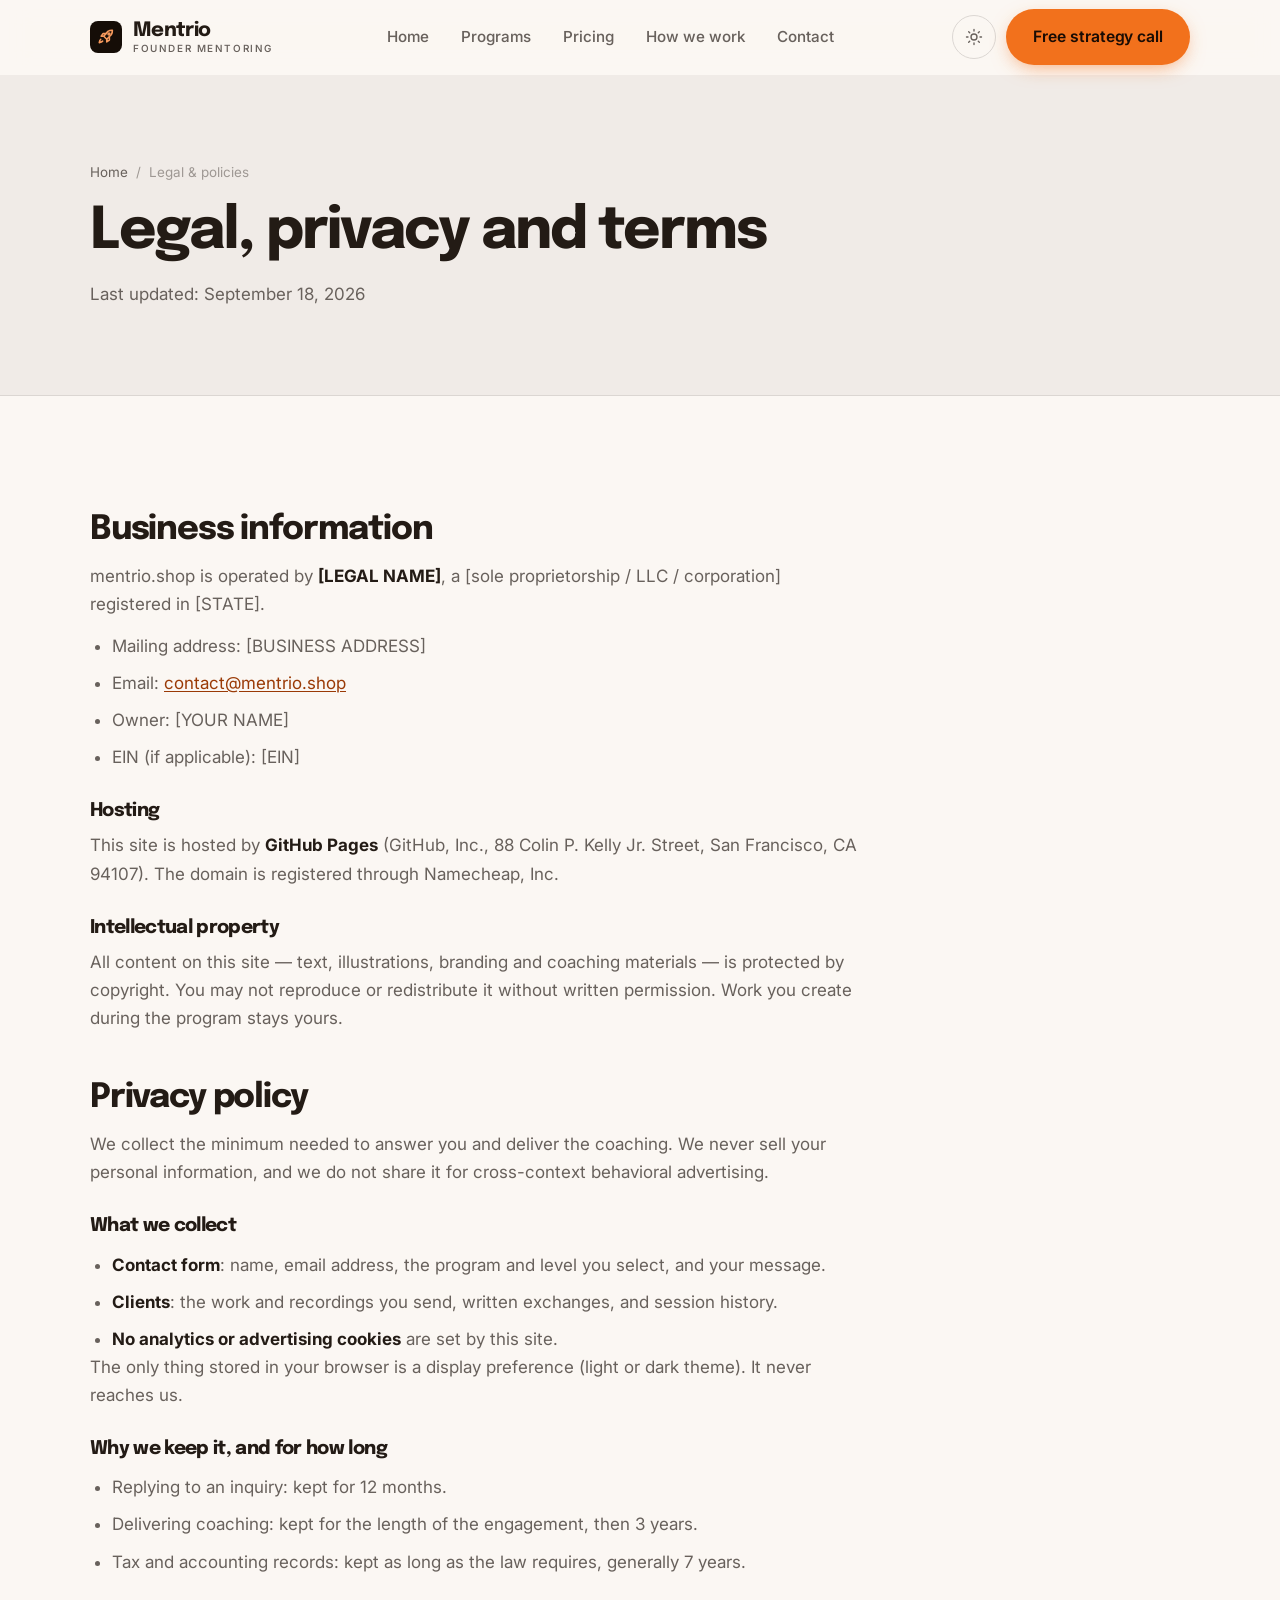
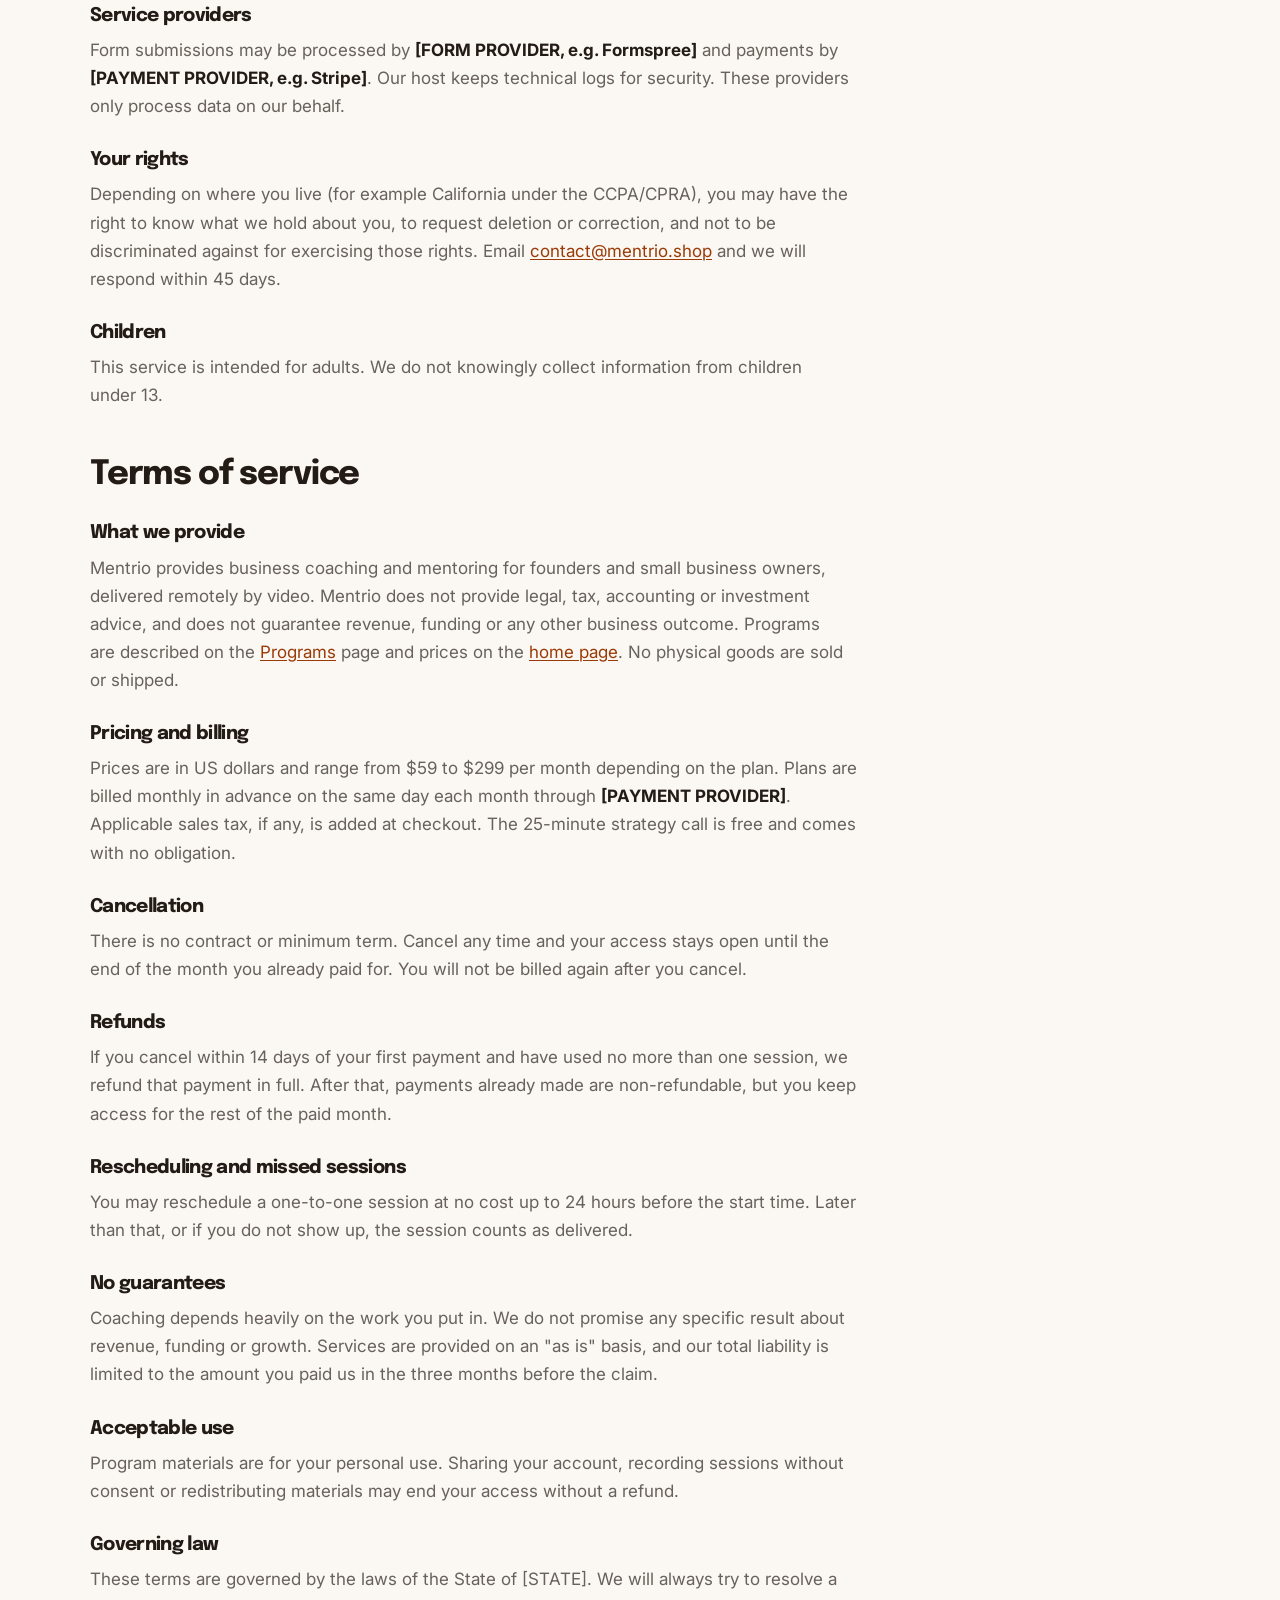
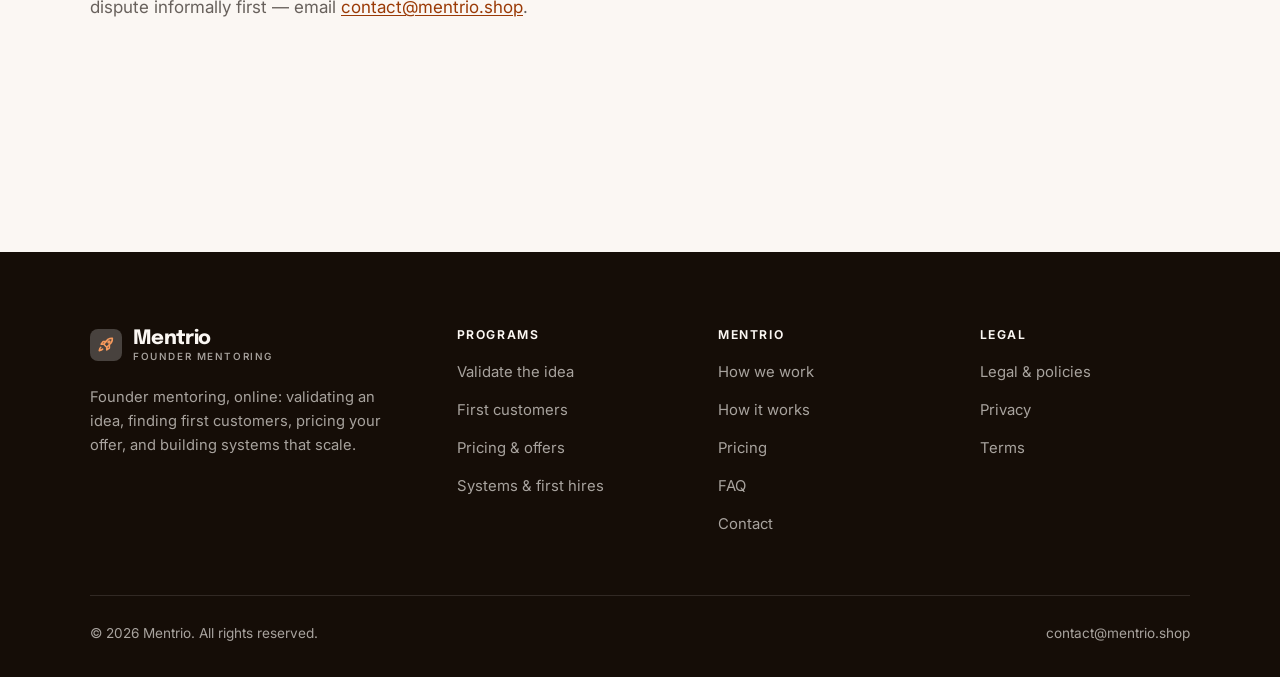
<file: legal.html>
<!DOCTYPE html>
<html lang="en" class="no-js">
<head>
<meta charset="utf-8">
<meta name="viewport" content="width=device-width, initial-scale=1">
<title>Legal, privacy and terms — Mentrio</title>
<meta name="description" content="Business information, privacy policy and terms of service for Mentrio.">
<meta name="robots" content="noindex">

<meta property="og:type" content="website">
<meta property="og:url" content="https://mentrio.shop/legal.html">
<meta property="og:site_name" content="Mentrio">
<meta property="og:locale" content="en_US">
<meta property="og:title" content="Legal, privacy and terms — Mentrio">
<meta property="og:description" content="Business information, privacy policy and terms of service for Mentrio.">
<meta name="theme-color" content="#150d07">

<link rel="icon" href="assets/img/favicon.svg" type="image/svg+xml">
<link rel="preconnect" href="https://fonts.googleapis.com">
<link rel="preconnect" href="https://fonts.gstatic.com" crossorigin>
<link rel="stylesheet" href="https://fonts.googleapis.com/css2?family=Epilogue:wght@400..800&family=Inter:wght@400..700&display=swap">
<link rel="stylesheet" href="assets/css/style.css">

<!-- Thème appliqué avant le premier rendu (évite le flash) -->
<script>
document.documentElement.classList.remove('no-js');
(function(){try{var t=localStorage.getItem('site-theme');if(t){document.documentElement.setAttribute('data-theme',t);}}catch(e){}})();
</script>
</head>

<body>
<a class="skip-link" href="#main">Skip to main content</a>

<header class="site-header">
  <nav class="wrap nav" aria-label="Main navigation">
    <a class="brand" href="index.html">
      <svg class="brand__mark" viewBox="0 0 64 64" aria-hidden="true">
        <rect class="bm-bg" width="64" height="64" rx="16"/>
        <g class="bm-ic" transform="translate(14 14) scale(1.5)" fill="none" stroke-width="2.1" stroke-linecap="round" stroke-linejoin="round"><path d="M5 15c-1.5 1.3-2 4.5-2 4.5s3.2-.5 4.5-2M14.5 4.5c2.3-1.4 4.6-1.6 6-1.5.1 1.4-.1 3.7-1.5 6L13 15l-4-4z"/><path d="M9 11H5.5L8 7.5h4M13 15v3.5L16.5 16v-4"/><circle cx="16" cy="8" r="1.3"/></g>
      </svg>
      <span>Mentrio<span class="brand__sub">Founder mentoring</span></span>
    </a>

    <ul class="nav__links" id="nav-links">
      <li><a href="index.html">Home</a></li>
      <li><a href="programs.html">Programs</a></li>
      <li><a href="index.html#pricing">Pricing</a></li>
      <li><a href="about.html">How we work</a></li>
      <li><a href="contact.html">Contact</a></li>
      <li><a class="btn btn--primary" href="contact.html">Free strategy call</a></li>
    </ul>

    <div class="nav__cta">
      <button class="theme-toggle" type="button" aria-label="Switch to dark theme">
        <svg class="icon-sun" viewBox="0 0 24 24" fill="none" stroke="currentColor" stroke-width="1.8" stroke-linecap="round" aria-hidden="true"><circle cx="12" cy="12" r="4"/><path d="M12 2v2m0 16v2M2 12h2m16 0h2M4.9 4.9l1.4 1.4m11.4 11.4 1.4 1.4M19.1 4.9l-1.4 1.4M6.3 17.7l-1.4 1.4"/></svg>
        <svg class="icon-moon" viewBox="0 0 24 24" fill="none" stroke="currentColor" stroke-width="1.8" stroke-linecap="round" stroke-linejoin="round" aria-hidden="true"><path d="M21 12.8A9 9 0 1 1 11.2 3a7 7 0 0 0 9.8 9.8z"/></svg>
      </button>
      <a class="btn btn--primary" href="contact.html">Free strategy call</a>
      <button class="nav__toggle" type="button" aria-expanded="false" aria-controls="nav-links" aria-label="Open menu">
        <svg class="icon-open" viewBox="0 0 24 24" fill="none" stroke="currentColor" stroke-width="2" stroke-linecap="round" aria-hidden="true"><path d="M3 6h18M3 12h18M3 18h18"/></svg>
        <svg class="icon-close" viewBox="0 0 24 24" fill="none" stroke="currentColor" stroke-width="2" stroke-linecap="round" aria-hidden="true"><path d="M6 6l12 12M18 6L6 18"/></svg>
      </button>
    </div>
  </nav>
</header>

<main id="main">

<section class="page-head">
  <div class="wrap">
    <nav class="breadcrumb" aria-label="Breadcrumb">
      <a href="index.html">Home</a><span>/</span><span aria-current="page">Legal &amp; policies</span>
    </nav>
    <h1>Legal, privacy and terms</h1>
    <p>Last updated: <time datetime="2026-09-18">September 18, 2026</time></p>
  </div>
</section>

<section class="section wrap">
  <div class="prose">

    <!--
      TO DO: this is a skeleton, not legal advice. Replace every [BRACKET] with
      your real details before selling, and have a lawyer review it if you can.
      Consumer protection rules differ by state.
    -->

    <h2 id="business">Business information</h2>
    <p>
      mentrio.shop is operated by <strong>[LEGAL NAME]</strong>, a [sole proprietorship / LLC / corporation]
      registered in [STATE].
    </p>
    <ul>
      <li>Mailing address: [BUSINESS ADDRESS]</li>
      <li>Email: <a href="mailto:contact@mentrio.shop">contact@mentrio.shop</a></li>
      <li>Owner: [YOUR NAME]</li>
      <li>EIN (if applicable): [EIN]</li>
    </ul>

    <h3>Hosting</h3>
    <p>
      This site is hosted by <strong>GitHub Pages</strong> (GitHub, Inc., 88 Colin P. Kelly Jr. Street,
      San Francisco, CA 94107). The domain is registered through Namecheap, Inc.
    </p>

    <h3>Intellectual property</h3>
    <p>
      All content on this site — text, illustrations, branding and coaching materials — is protected by
      copyright. You may not reproduce or redistribute it without written permission. Work you create during
      the program stays yours.
    </p>

    <h2 id="privacy">Privacy policy</h2>
    <p>
      We collect the minimum needed to answer you and deliver the coaching. We never sell your personal
      information, and we do not share it for cross-context behavioral advertising.
    </p>
    <h3>What we collect</h3>
    <ul>
      <li><strong>Contact form</strong>: name, email address, the program and level you select, and your message.</li>
      <li><strong>Clients</strong>: the work and recordings you send, written exchanges, and session history.</li>
      <li><strong>No analytics or advertising cookies</strong> are set by this site.</li>
    </ul>
    <p>
      The only thing stored in your browser is a display preference (light or dark theme). It never reaches us.
    </p>
    <h3>Why we keep it, and for how long</h3>
    <ul>
      <li>Replying to an inquiry: kept for 12 months.</li>
      <li>Delivering coaching: kept for the length of the engagement, then 3 years.</li>
      <li>Tax and accounting records: kept as long as the law requires, generally 7 years.</li>
    </ul>
    <h3>Service providers</h3>
    <p>
      Form submissions may be processed by <strong>[FORM PROVIDER, e.g. Formspree]</strong> and payments by
      <strong>[PAYMENT PROVIDER, e.g. Stripe]</strong>. Our host keeps technical logs for security. These
      providers only process data on our behalf.
    </p>
    <h3>Your rights</h3>
    <p>
      Depending on where you live (for example California under the CCPA/CPRA), you may have the right to
      know what we hold about you, to request deletion or correction, and not to be discriminated against for
      exercising those rights. Email <a href="mailto:contact@mentrio.shop">contact@mentrio.shop</a> and we will respond within 45 days.
    </p>
    <h3>Children</h3>
    <p>
      This service is intended for adults. We do not knowingly collect information from children under 13.
    </p>

    <h2 id="terms">Terms of service</h2>
    <h3>What we provide</h3>
    <p>
      Mentrio provides business coaching and mentoring for founders and small business owners, delivered remotely by video. Mentrio does not provide legal, tax, accounting or investment advice, and does not guarantee revenue, funding or any other business outcome. Programs are described on the
      <a href="programs.html">Programs</a> page and prices on the <a href="index.html#pricing">home page</a>.
      No physical goods are sold or shipped.
    </p>
    <h3>Pricing and billing</h3>
    <p>
      Prices are in US dollars and range from $59 to $299 per month
      depending on the plan. Plans are billed monthly in advance on the same day each month through
      <strong>[PAYMENT PROVIDER]</strong>. Applicable sales tax, if any, is added at checkout.
      The 25-minute strategy call is free and comes with no obligation.
    </p>
    <h3>Cancellation</h3>
    <p>
      There is no contract or minimum term. Cancel any time and your access stays open until the end of the
      month you already paid for. You will not be billed again after you cancel.
    </p>
    <h3>Refunds</h3>
    <p>
      If you cancel within 14 days of your first payment and have used no more than one session, we refund
      that payment in full. After that, payments already made are non-refundable, but you keep access for the
      rest of the paid month.
    </p>
    <h3>Rescheduling and missed sessions</h3>
    <p>
      You may reschedule a one-to-one session at no cost up to 24 hours before the start time. Later than
      that, or if you do not show up, the session counts as delivered.
    </p>
    <h3>No guarantees</h3>
    <p>
      Coaching depends heavily on the work you put in. We do not promise any specific result
      about revenue, funding or growth. Services are provided on an "as is" basis, and our total
      liability is limited to the amount you paid us in the three months before the claim.
    </p>
    <h3>Acceptable use</h3>
    <p>
      Program materials are for your personal use. Sharing your account, recording sessions without consent
      or redistributing materials may end your access without a refund.
    </p>
    <h3>Governing law</h3>
    <p>
      These terms are governed by the laws of the State of [STATE]. We will always try to resolve a dispute
      informally first — email <a href="mailto:contact@mentrio.shop">contact@mentrio.shop</a>.
    </p>

  </div>
</section>

</main>

<footer class="site-footer">
  <div class="wrap">
    <div class="footer__grid">
      <div class="footer__brand">
        <a class="brand" href="index.html">
          <svg class="brand__mark" viewBox="0 0 64 64" aria-hidden="true">
        <rect class="bm-bg" width="64" height="64" rx="16"/>
        <g class="bm-ic" transform="translate(14 14) scale(1.5)" fill="none" stroke-width="2.1" stroke-linecap="round" stroke-linejoin="round"><path d="M5 15c-1.5 1.3-2 4.5-2 4.5s3.2-.5 4.5-2M14.5 4.5c2.3-1.4 4.6-1.6 6-1.5.1 1.4-.1 3.7-1.5 6L13 15l-4-4z"/><path d="M9 11H5.5L8 7.5h4M13 15v3.5L16.5 16v-4"/><circle cx="16" cy="8" r="1.3"/></g>
      </svg>
          <span>Mentrio<span class="brand__sub">Founder mentoring</span></span>
        </a>
        <p>Founder mentoring, online: validating an idea, finding first customers, pricing your offer, and building systems that scale.</p>
      </div>

      <div class="footer__col">
        <h4>Programs</h4>
        <ul>
          <li><a href="programs.html#validate">Validate the idea</a></li>
          <li><a href="programs.html#customers">First customers</a></li>
          <li><a href="programs.html#pricing">Pricing &amp; offers</a></li>
          <li><a href="programs.html#systems">Systems &amp; first hires</a></li>
        </ul>
      </div>

      <div class="footer__col">
        <h4>Mentrio</h4>
        <ul>
          <li><a href="about.html">How we work</a></li>
          <li><a href="index.html#how-it-works">How it works</a></li>
          <li><a href="index.html#pricing">Pricing</a></li>
          <li><a href="index.html#faq">FAQ</a></li>
          <li><a href="contact.html">Contact</a></li>
        </ul>
      </div>

      <div class="footer__col">
        <h4>Legal</h4>
        <ul>
          <li><a href="legal.html">Legal &amp; policies</a></li>
          <li><a href="legal.html#privacy">Privacy</a></li>
          <li><a href="legal.html#terms">Terms</a></li>
        </ul>
      </div>
    </div>

    <div class="footer__bottom">
      <p>© <span data-year>2026</span> Mentrio. All rights reserved.</p>
      <p><a href="mailto:contact@mentrio.shop">contact@mentrio.shop</a></p>
    </div>
  </div>
</footer>

<script src="assets/js/main.js" defer></script>
</body>
</html>
</file>
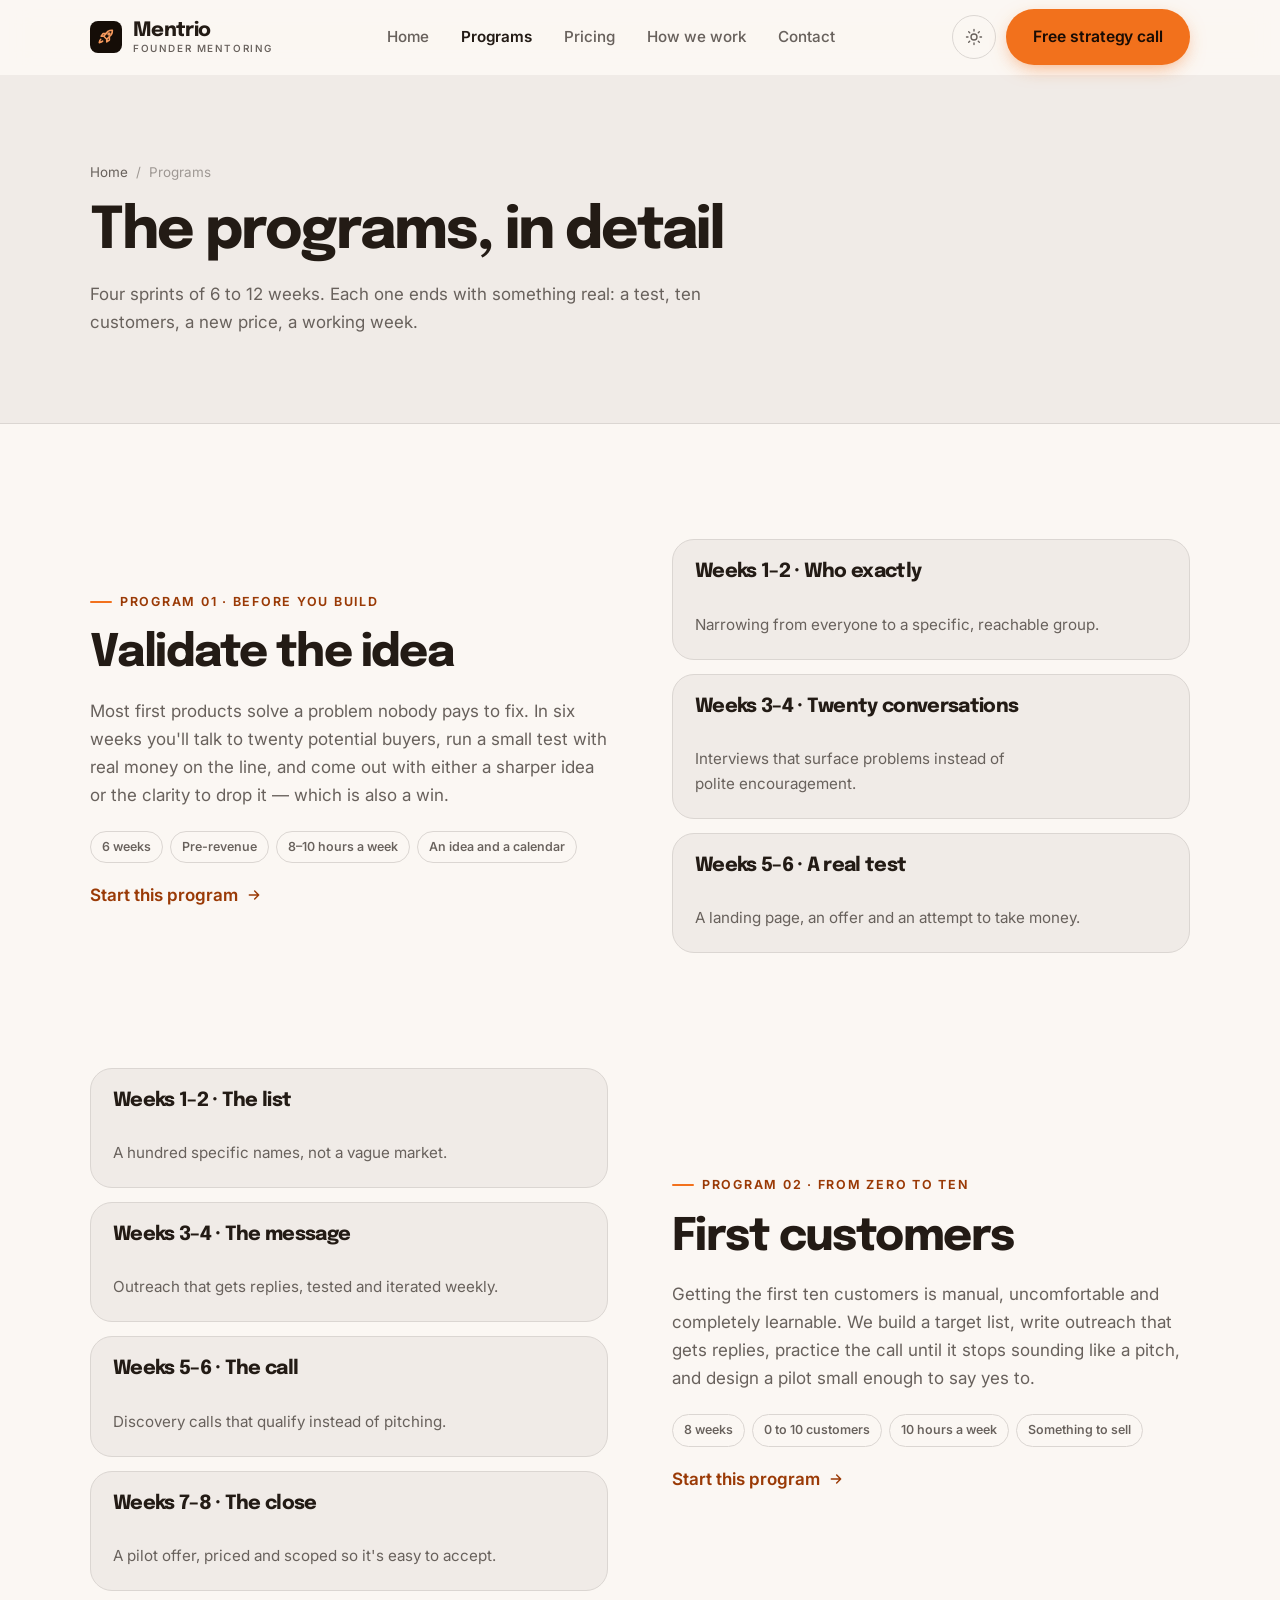
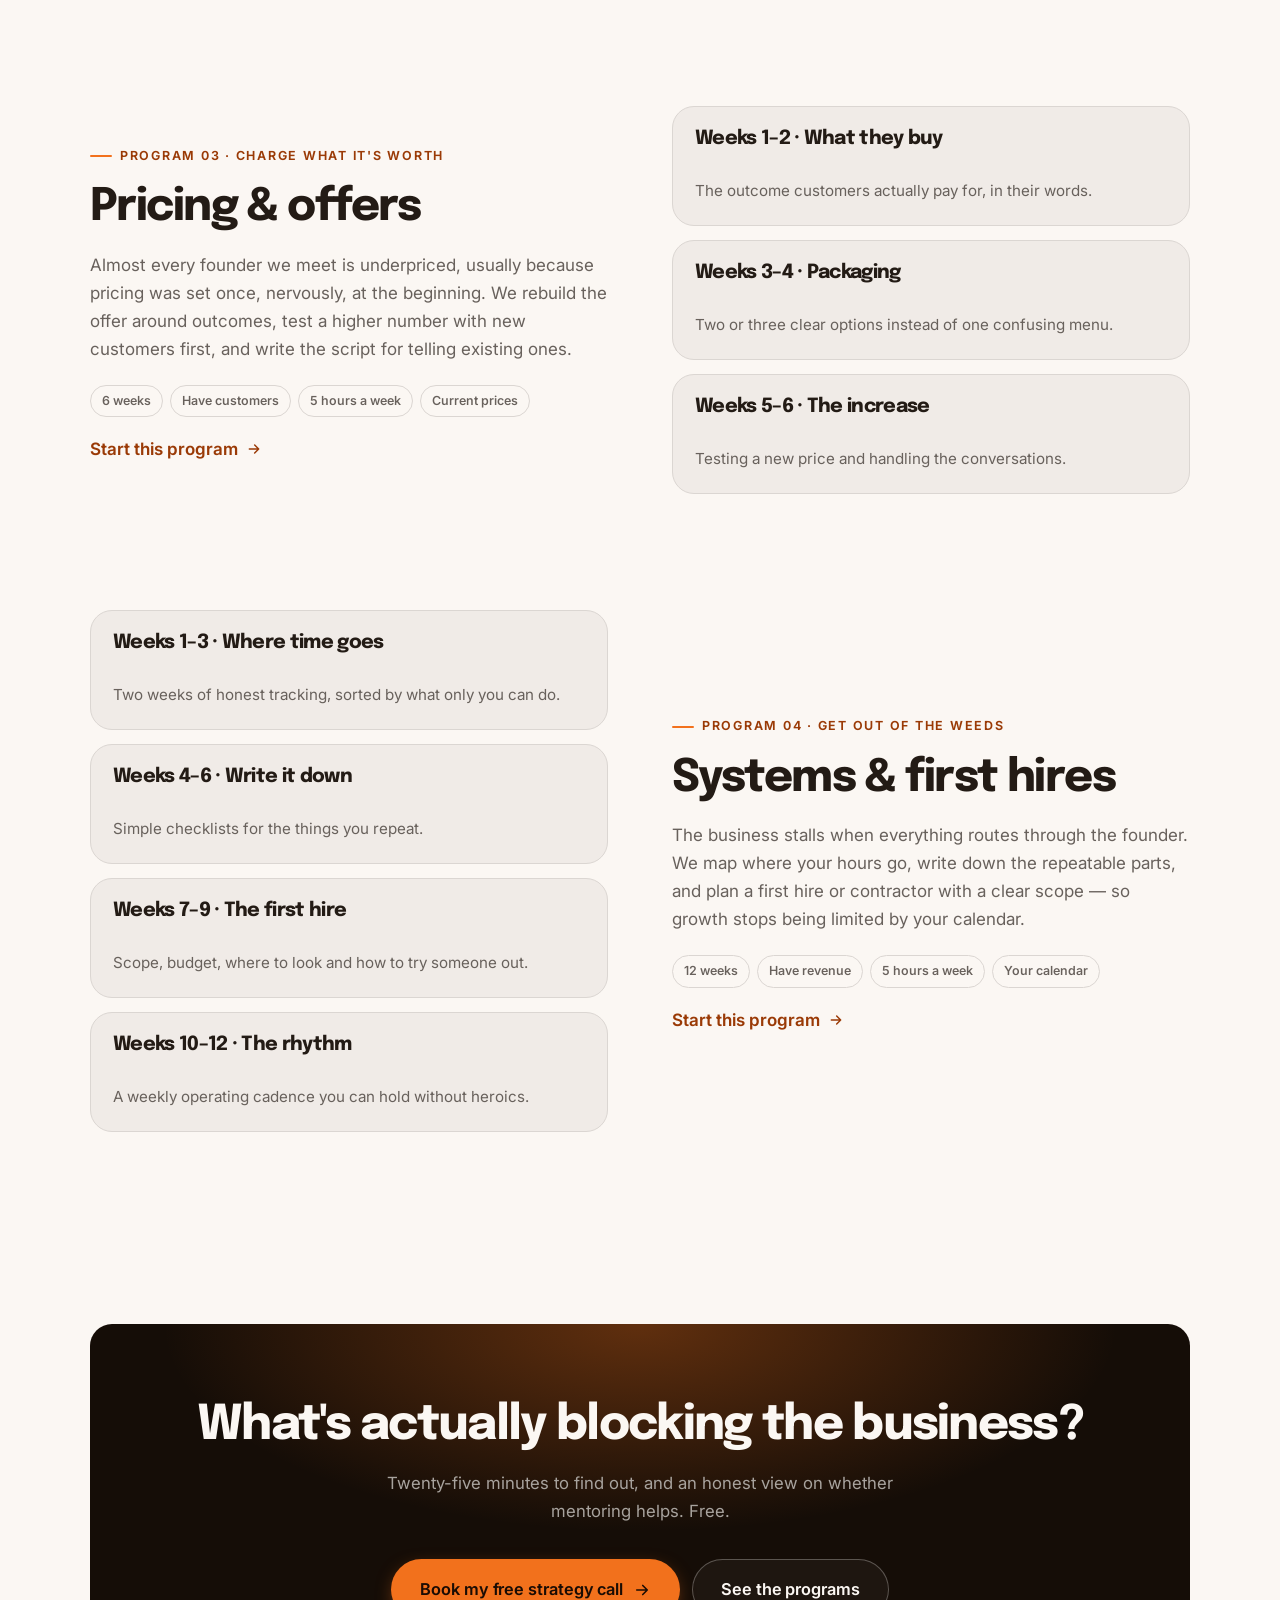
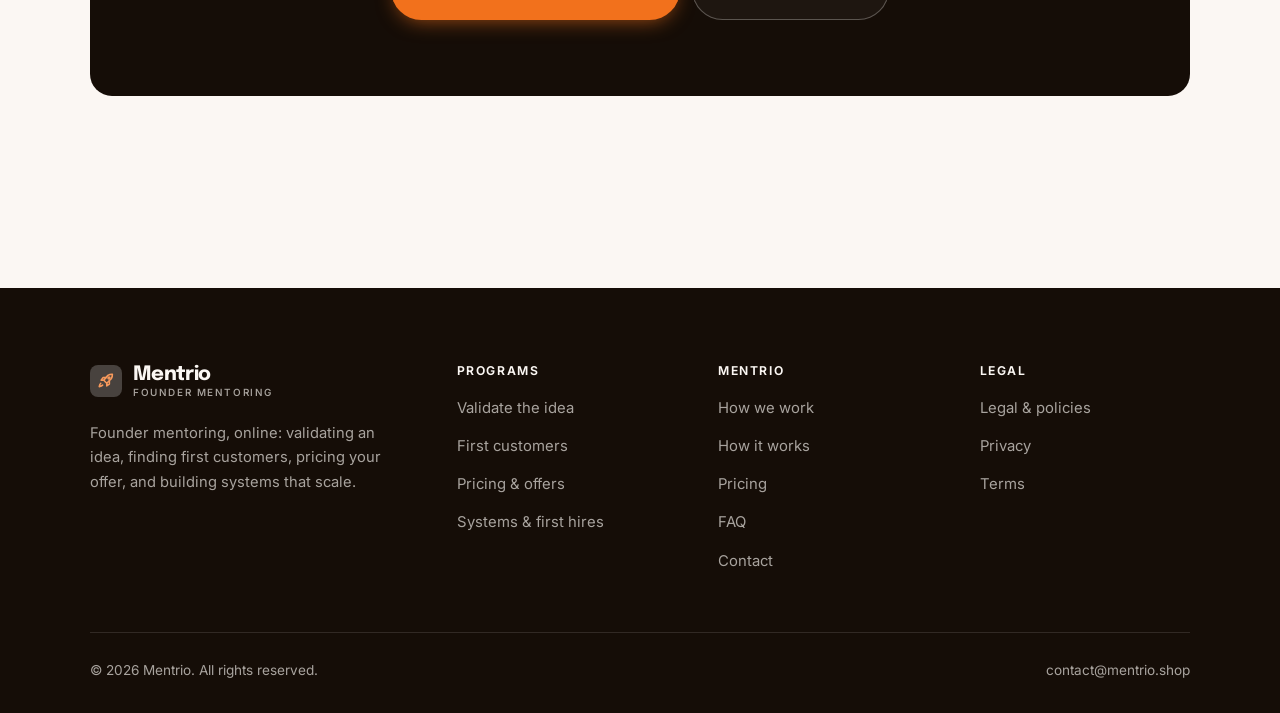
<file: programs.html>
<!DOCTYPE html>
<html lang="en" class="no-js">
<head>
<meta charset="utf-8">
<meta name="viewport" content="width=device-width, initial-scale=1">
<title>Programs — Mentrio</title>
<meta name="description" content="Founder mentoring programs: idea validation, first customers, pricing and offers, systems and first hires. Week by week.">
<link rel="canonical" href="https://mentrio.shop/programs.html">

<meta property="og:type" content="website">
<meta property="og:url" content="https://mentrio.shop/programs.html">
<meta property="og:site_name" content="Mentrio">
<meta property="og:locale" content="en_US">
<meta property="og:title" content="Programs — Mentrio">
<meta property="og:description" content="Founder mentoring programs: idea validation, first customers, pricing and offers, systems and first hires. Week by week.">
<meta name="theme-color" content="#150d07">

<link rel="icon" href="assets/img/favicon.svg" type="image/svg+xml">
<link rel="preconnect" href="https://fonts.googleapis.com">
<link rel="preconnect" href="https://fonts.gstatic.com" crossorigin>
<link rel="stylesheet" href="https://fonts.googleapis.com/css2?family=Epilogue:wght@400..800&family=Inter:wght@400..700&display=swap">
<link rel="stylesheet" href="assets/css/style.css">

<!-- Thème appliqué avant le premier rendu (évite le flash) -->
<script>
document.documentElement.classList.remove('no-js');
(function(){try{var t=localStorage.getItem('site-theme');if(t){document.documentElement.setAttribute('data-theme',t);}}catch(e){}})();
</script>
</head>

<body>
<a class="skip-link" href="#main">Skip to main content</a>

<header class="site-header">
  <nav class="wrap nav" aria-label="Main navigation">
    <a class="brand" href="index.html">
      <svg class="brand__mark" viewBox="0 0 64 64" aria-hidden="true">
        <rect class="bm-bg" width="64" height="64" rx="16"/>
        <g class="bm-ic" transform="translate(14 14) scale(1.5)" fill="none" stroke-width="2.1" stroke-linecap="round" stroke-linejoin="round"><path d="M5 15c-1.5 1.3-2 4.5-2 4.5s3.2-.5 4.5-2M14.5 4.5c2.3-1.4 4.6-1.6 6-1.5.1 1.4-.1 3.7-1.5 6L13 15l-4-4z"/><path d="M9 11H5.5L8 7.5h4M13 15v3.5L16.5 16v-4"/><circle cx="16" cy="8" r="1.3"/></g>
      </svg>
      <span>Mentrio<span class="brand__sub">Founder mentoring</span></span>
    </a>

    <ul class="nav__links" id="nav-links">
      <li><a href="index.html">Home</a></li>
      <li><a href="programs.html" aria-current="page">Programs</a></li>
      <li><a href="index.html#pricing">Pricing</a></li>
      <li><a href="about.html">How we work</a></li>
      <li><a href="contact.html">Contact</a></li>
      <li><a class="btn btn--primary" href="contact.html">Free strategy call</a></li>
    </ul>

    <div class="nav__cta">
      <button class="theme-toggle" type="button" aria-label="Switch to dark theme">
        <svg class="icon-sun" viewBox="0 0 24 24" fill="none" stroke="currentColor" stroke-width="1.8" stroke-linecap="round" aria-hidden="true"><circle cx="12" cy="12" r="4"/><path d="M12 2v2m0 16v2M2 12h2m16 0h2M4.9 4.9l1.4 1.4m11.4 11.4 1.4 1.4M19.1 4.9l-1.4 1.4M6.3 17.7l-1.4 1.4"/></svg>
        <svg class="icon-moon" viewBox="0 0 24 24" fill="none" stroke="currentColor" stroke-width="1.8" stroke-linecap="round" stroke-linejoin="round" aria-hidden="true"><path d="M21 12.8A9 9 0 1 1 11.2 3a7 7 0 0 0 9.8 9.8z"/></svg>
      </button>
      <a class="btn btn--primary" href="contact.html">Free strategy call</a>
      <button class="nav__toggle" type="button" aria-expanded="false" aria-controls="nav-links" aria-label="Open menu">
        <svg class="icon-open" viewBox="0 0 24 24" fill="none" stroke="currentColor" stroke-width="2" stroke-linecap="round" aria-hidden="true"><path d="M3 6h18M3 12h18M3 18h18"/></svg>
        <svg class="icon-close" viewBox="0 0 24 24" fill="none" stroke="currentColor" stroke-width="2" stroke-linecap="round" aria-hidden="true"><path d="M6 6l12 12M18 6L6 18"/></svg>
      </button>
    </div>
  </nav>
</header>

<main id="main">

<section class="page-head">
  <div class="wrap">
    <nav class="breadcrumb" aria-label="Breadcrumb">
      <a href="index.html">Home</a><span>/</span><span aria-current="page">Programs</span>
    </nav>
    <h1>The programs, in detail</h1>
    <p>Four sprints of 6 to 12 weeks. Each one ends with something real: a test, ten customers, a new price, a working week.</p>
  </div>
</section>

<section class="section wrap" id="validate">
  <div class="split reveal">
    <div>
      <span class="eyebrow">Program 01 · Before you build</span>
      <h2>Validate the idea</h2>
      <p>Most first products solve a problem nobody pays to fix. In six weeks you'll talk to twenty potential buyers, run a small test with real money on the line, and come out with either a sharper idea or the clarity to drop it — which is also a win.</p>
      <ul class="tags"><li>6 weeks</li><li>Pre-revenue</li><li>8–10 hours a week</li><li>An idea and a calendar</li></ul>
      <p><a class="arrow-link" href="contact.html">Start this program <svg viewBox="0 0 24 24" fill="none" stroke="currentColor" stroke-width="2.2" stroke-linecap="round" stroke-linejoin="round" aria-hidden="true"><path d="M5 12h14M13 6l6 6-6 6"/></svg></a></p>
    </div>
    <div class="grid grid--2 grid--tight">
      <article class="card card--sm">
        <h3>Weeks 1–2 · Who exactly</h3>
        <p>Narrowing from everyone to a specific, reachable group.</p>
      </article>
      <article class="card card--sm">
        <h3>Weeks 3–4 · Twenty conversations</h3>
        <p>Interviews that surface problems instead of polite encouragement.</p>
      </article>
      <article class="card card--sm">
        <h3>Weeks 5–6 · A real test</h3>
        <p>A landing page, an offer and an attempt to take money.</p>
      </article>
    </div>
  </div>
</section>

<section class="section section--flush wrap" id="customers">
  <div class="split reveal">
    <div class="grid grid--2 grid--tight">
      <article class="card card--sm">
        <h3>Weeks 1–2 · The list</h3>
        <p>A hundred specific names, not a vague market.</p>
      </article>
      <article class="card card--sm">
        <h3>Weeks 3–4 · The message</h3>
        <p>Outreach that gets replies, tested and iterated weekly.</p>
      </article>
      <article class="card card--sm">
        <h3>Weeks 5–6 · The call</h3>
        <p>Discovery calls that qualify instead of pitching.</p>
      </article>
      <article class="card card--sm">
        <h3>Weeks 7–8 · The close</h3>
        <p>A pilot offer, priced and scoped so it's easy to accept.</p>
      </article>
    </div>
    <div>
      <span class="eyebrow">Program 02 · From zero to ten</span>
      <h2>First customers</h2>
      <p>Getting the first ten customers is manual, uncomfortable and completely learnable. We build a target list, write outreach that gets replies, practice the call until it stops sounding like a pitch, and design a pilot small enough to say yes to.</p>
      <ul class="tags"><li>8 weeks</li><li>0 to 10 customers</li><li>10 hours a week</li><li>Something to sell</li></ul>
      <p><a class="arrow-link" href="contact.html">Start this program <svg viewBox="0 0 24 24" fill="none" stroke="currentColor" stroke-width="2.2" stroke-linecap="round" stroke-linejoin="round" aria-hidden="true"><path d="M5 12h14M13 6l6 6-6 6"/></svg></a></p>
    </div>
  </div>
</section>

<section class="section section--flush wrap" id="pricing">
  <div class="split reveal">
    <div>
      <span class="eyebrow">Program 03 · Charge what it's worth</span>
      <h2>Pricing &amp; offers</h2>
      <p>Almost every founder we meet is underpriced, usually because pricing was set once, nervously, at the beginning. We rebuild the offer around outcomes, test a higher number with new customers first, and write the script for telling existing ones.</p>
      <ul class="tags"><li>6 weeks</li><li>Have customers</li><li>5 hours a week</li><li>Current prices</li></ul>
      <p><a class="arrow-link" href="contact.html">Start this program <svg viewBox="0 0 24 24" fill="none" stroke="currentColor" stroke-width="2.2" stroke-linecap="round" stroke-linejoin="round" aria-hidden="true"><path d="M5 12h14M13 6l6 6-6 6"/></svg></a></p>
    </div>
    <div class="grid grid--2 grid--tight">
      <article class="card card--sm">
        <h3>Weeks 1–2 · What they buy</h3>
        <p>The outcome customers actually pay for, in their words.</p>
      </article>
      <article class="card card--sm">
        <h3>Weeks 3–4 · Packaging</h3>
        <p>Two or three clear options instead of one confusing menu.</p>
      </article>
      <article class="card card--sm">
        <h3>Weeks 5–6 · The increase</h3>
        <p>Testing a new price and handling the conversations.</p>
      </article>
    </div>
  </div>
</section>

<section class="section section--flush wrap" id="systems">
  <div class="split reveal">
    <div class="grid grid--2 grid--tight">
      <article class="card card--sm">
        <h3>Weeks 1–3 · Where time goes</h3>
        <p>Two weeks of honest tracking, sorted by what only you can do.</p>
      </article>
      <article class="card card--sm">
        <h3>Weeks 4–6 · Write it down</h3>
        <p>Simple checklists for the things you repeat.</p>
      </article>
      <article class="card card--sm">
        <h3>Weeks 7–9 · The first hire</h3>
        <p>Scope, budget, where to look and how to try someone out.</p>
      </article>
      <article class="card card--sm">
        <h3>Weeks 10–12 · The rhythm</h3>
        <p>A weekly operating cadence you can hold without heroics.</p>
      </article>
    </div>
    <div>
      <span class="eyebrow">Program 04 · Get out of the weeds</span>
      <h2>Systems &amp; first hires</h2>
      <p>The business stalls when everything routes through the founder. We map where your hours go, write down the repeatable parts, and plan a first hire or contractor with a clear scope — so growth stops being limited by your calendar.</p>
      <ul class="tags"><li>12 weeks</li><li>Have revenue</li><li>5 hours a week</li><li>Your calendar</li></ul>
      <p><a class="arrow-link" href="contact.html">Start this program <svg viewBox="0 0 24 24" fill="none" stroke="currentColor" stroke-width="2.2" stroke-linecap="round" stroke-linejoin="round" aria-hidden="true"><path d="M5 12h14M13 6l6 6-6 6"/></svg></a></p>
    </div>
  </div>
</section>

<section class="wrap section--tight">
  <div class="cta-band reveal">
    <h2>What's actually blocking the business?</h2>
    <p>Twenty-five minutes to find out, and an honest view on whether mentoring helps. Free.</p>
    <div class="hero__actions">
      <a class="btn btn--primary btn--lg" href="contact.html">Book my free strategy call <svg viewBox="0 0 24 24" fill="none" stroke="currentColor" stroke-width="2.2" stroke-linecap="round" stroke-linejoin="round" aria-hidden="true"><path d="M5 12h14M13 6l6 6-6 6"/></svg></a>
      <a class="btn btn--on-dark btn--lg" href="programs.html">See the programs</a>
    </div>
  </div>
</section>

</main>

<footer class="site-footer">
  <div class="wrap">
    <div class="footer__grid">
      <div class="footer__brand">
        <a class="brand" href="index.html">
          <svg class="brand__mark" viewBox="0 0 64 64" aria-hidden="true">
        <rect class="bm-bg" width="64" height="64" rx="16"/>
        <g class="bm-ic" transform="translate(14 14) scale(1.5)" fill="none" stroke-width="2.1" stroke-linecap="round" stroke-linejoin="round"><path d="M5 15c-1.5 1.3-2 4.5-2 4.5s3.2-.5 4.5-2M14.5 4.5c2.3-1.4 4.6-1.6 6-1.5.1 1.4-.1 3.7-1.5 6L13 15l-4-4z"/><path d="M9 11H5.5L8 7.5h4M13 15v3.5L16.5 16v-4"/><circle cx="16" cy="8" r="1.3"/></g>
      </svg>
          <span>Mentrio<span class="brand__sub">Founder mentoring</span></span>
        </a>
        <p>Founder mentoring, online: validating an idea, finding first customers, pricing your offer, and building systems that scale.</p>
      </div>

      <div class="footer__col">
        <h4>Programs</h4>
        <ul>
          <li><a href="programs.html#validate">Validate the idea</a></li>
          <li><a href="programs.html#customers">First customers</a></li>
          <li><a href="programs.html#pricing">Pricing &amp; offers</a></li>
          <li><a href="programs.html#systems">Systems &amp; first hires</a></li>
        </ul>
      </div>

      <div class="footer__col">
        <h4>Mentrio</h4>
        <ul>
          <li><a href="about.html">How we work</a></li>
          <li><a href="index.html#how-it-works">How it works</a></li>
          <li><a href="index.html#pricing">Pricing</a></li>
          <li><a href="index.html#faq">FAQ</a></li>
          <li><a href="contact.html">Contact</a></li>
        </ul>
      </div>

      <div class="footer__col">
        <h4>Legal</h4>
        <ul>
          <li><a href="legal.html">Legal &amp; policies</a></li>
          <li><a href="legal.html#privacy">Privacy</a></li>
          <li><a href="legal.html#terms">Terms</a></li>
        </ul>
      </div>
    </div>

    <div class="footer__bottom">
      <p>© <span data-year>2026</span> Mentrio. All rights reserved.</p>
      <p><a href="mailto:contact@mentrio.shop">contact@mentrio.shop</a></p>
    </div>
  </div>
</footer>

<script src="assets/js/main.js" defer></script>
</body>
</html>
</file>
<file: assets/css/style.css>
/* Mentrio — couleurs et polices de la marque.
   Modifier ces valeurs suffit à changer l'identité visuelle de tout le site. */
:root {
  --c-accent:    #f2711c;
  --c-on-accent: #1a0c04;
  --c-ink:       #150d07;
  --c-paper:     #fbf7f3;

  --accent-ink-light: #9a3a06;
  --accent-on-dark:   color-mix(in srgb, var(--c-accent) 72%, white);

  --font-display: "Epilogue", system-ui, -apple-system, "Segoe UI", sans-serif;
  --font-body: "Inter", system-ui, -apple-system, "Segoe UI", sans-serif;
  --display-weight: 750;
  --display-tracking: -.035em;
}

/* ==========================================================================
   Feuille de style commune aux sites de coaching
   Les couleurs de marque (--c-accent, --c-on-accent, --c-ink, --c-paper) et
   les polices sont définies juste au-dessus, par site. Tout le reste en dérive.
   ========================================================================== */

/* --------------------------------------------------------------------------
   1. Tokens dérivés
   -------------------------------------------------------------------------- */

:root {
  /* Thème clair */
  --paper:      var(--c-paper);
  --paper-2:    color-mix(in srgb, var(--c-paper) 95%, var(--c-ink));
  --paper-3:    color-mix(in srgb, var(--c-paper) 89%, var(--c-ink));
  --line:       color-mix(in srgb, var(--c-paper) 86%, var(--c-ink));
  --text:       color-mix(in srgb, var(--c-ink) 94%, var(--c-paper));
  --muted:      color-mix(in srgb, var(--c-ink) 64%, var(--c-paper));
  --accent:     var(--c-accent);
  --accent-600: color-mix(in srgb, var(--c-accent) 86%, black);
  --accent-ink: var(--accent-ink-light);
  --on-accent:  var(--c-on-accent);
  --ink:        var(--c-ink);
  --ink-soft:   color-mix(in srgb, var(--c-ink) 90%, white);
  --on-ink:     var(--c-paper);
  --on-ink-mut: color-mix(in srgb, var(--c-paper) 64%, var(--c-ink));
  --brand-bg:   var(--c-ink);

  /* Rayons */
  --r-sm: 8px;
  --r-md: 14px;
  --r-lg: 22px;
  --r-full: 999px;

  /* Ombres */
  --sh-1: 0 1px 2px rgba(0, 0, 0, .05), 0 2px 8px rgba(0, 0, 0, .04);
  --sh-2: 0 2px 4px rgba(0, 0, 0, .05), 0 12px 32px rgba(0, 0, 0, .09);
  --sh-3: 0 4px 8px rgba(0, 0, 0, .06), 0 24px 56px rgba(0, 0, 0, .14);

  /* Rythme */
  --gutter: clamp(16px, 4vw, 40px);
  --maxw: 1180px;
  --section-y: clamp(64px, 9vw, 124px);

  --ease: cubic-bezier(.22, .61, .36, 1);
}

/* Thème sombre — suit le système, sauf si l'utilisateur a choisi « clair » */
@media (prefers-color-scheme: dark) {
  :root:not([data-theme="light"]) {
    --paper:      var(--c-ink);
    --paper-2:    color-mix(in srgb, var(--c-ink) 92%, white);
    --paper-3:    color-mix(in srgb, var(--c-ink) 86%, white);
    --line:       color-mix(in srgb, var(--c-ink) 80%, white);
    --text:       color-mix(in srgb, var(--c-paper) 94%, var(--c-ink));
    --muted:      color-mix(in srgb, var(--c-paper) 66%, var(--c-ink));
    --accent-ink: var(--accent-on-dark);
    --ink:        color-mix(in srgb, var(--c-ink) 72%, black);
    --brand-bg:   color-mix(in srgb, var(--c-ink) 80%, white);
    --sh-1: 0 1px 2px rgba(0, 0, 0, .4), 0 2px 8px rgba(0, 0, 0, .3);
    --sh-2: 0 2px 4px rgba(0, 0, 0, .4), 0 12px 32px rgba(0, 0, 0, .45);
    --sh-3: 0 4px 8px rgba(0, 0, 0, .45), 0 24px 56px rgba(0, 0, 0, .55);
  }
}

/* Thème sombre — choix explicite */
:root[data-theme="dark"] {
  --paper:      var(--c-ink);
  --paper-2:    color-mix(in srgb, var(--c-ink) 92%, white);
  --paper-3:    color-mix(in srgb, var(--c-ink) 86%, white);
  --line:       color-mix(in srgb, var(--c-ink) 80%, white);
  --text:       color-mix(in srgb, var(--c-paper) 94%, var(--c-ink));
  --muted:      color-mix(in srgb, var(--c-paper) 66%, var(--c-ink));
  --accent-ink: var(--accent-on-dark);
  --ink:        color-mix(in srgb, var(--c-ink) 72%, black);
  --brand-bg:   color-mix(in srgb, var(--c-ink) 80%, white);
  --sh-1: 0 1px 2px rgba(0, 0, 0, .4), 0 2px 8px rgba(0, 0, 0, .3);
  --sh-2: 0 2px 4px rgba(0, 0, 0, .4), 0 12px 32px rgba(0, 0, 0, .45);
  --sh-3: 0 4px 8px rgba(0, 0, 0, .45), 0 24px 56px rgba(0, 0, 0, .55);
}

/* --------------------------------------------------------------------------
   2. Reset / base
   -------------------------------------------------------------------------- */

*, *::before, *::after { box-sizing: border-box; }

* { margin: 0; }

html {
  -webkit-text-size-adjust: 100%;
  scroll-behavior: smooth;
  scroll-padding-top: 88px;
}

body {
  background: var(--paper);
  color: var(--text);
  font-family: var(--font-body);
  font-size: 17px;
  line-height: 1.65;
  -webkit-font-smoothing: antialiased;
  text-rendering: optimizeLegibility;
  overflow-x: hidden;
}

img, svg, video { display: block; max-width: 100%; height: auto; }

a { color: inherit; text-decoration: none; }

button, input, textarea, select { font: inherit; color: inherit; }

h1, h2, h3, h4 {
  font-family: var(--font-display);
  font-weight: var(--display-weight);
  line-height: 1.08;
  letter-spacing: var(--display-tracking);
  text-wrap: balance;
}

p { text-wrap: pretty; }

:focus-visible {
  outline: 3px solid var(--accent);
  outline-offset: 3px;
  border-radius: 4px;
}

::selection { background: var(--accent); color: var(--on-accent); }

/* --------------------------------------------------------------------------
   3. Utilitaires de mise en page
   -------------------------------------------------------------------------- */

.wrap {
  width: 100%;
  max-width: var(--maxw);
  margin-inline: auto;
  padding-inline: var(--gutter);
}

.section { padding-block: var(--section-y); }
.section--flush { padding-top: 0; }
.section--tight { padding-block: clamp(48px, 6vw, 80px); }

.skip-link {
  position: absolute;
  left: 12px;
  top: -100px;
  z-index: 200;
  background: var(--accent);
  color: var(--on-accent);
  padding: 12px 20px;
  border-radius: var(--r-sm);
  font-weight: 600;
  transition: top .2s var(--ease);
}
.skip-link:focus { top: 12px; }

.eyebrow {
  display: inline-flex;
  align-items: center;
  gap: 8px;
  font-size: .78rem;
  font-weight: 650;
  letter-spacing: .14em;
  text-transform: uppercase;
  color: var(--accent-ink);
  margin-bottom: 18px;
}
.eyebrow::before {
  content: "";
  width: 22px;
  height: 2px;
  background: var(--accent);
  border-radius: 2px;
}

.section-head { max-width: 62ch; margin-bottom: clamp(36px, 5vw, 60px); }
.section-head h2 { font-size: clamp(2rem, 4.4vw, 3.1rem); }
.section-head p {
  margin-top: 18px;
  color: var(--muted);
  font-size: clamp(1rem, 1.6vw, 1.12rem);
  max-width: 58ch;
}

.section-head--center { margin-inline: auto; text-align: center; }
.section-head--center .eyebrow { justify-content: center; }
.section-head--center p { margin-inline: auto; }

/* --------------------------------------------------------------------------
   4. Boutons
   -------------------------------------------------------------------------- */

.btn {
  display: inline-flex;
  align-items: center;
  justify-content: center;
  gap: 10px;
  padding: 14px 26px;
  border: 1px solid transparent;
  border-radius: var(--r-full);
  font-weight: 620;
  font-size: .98rem;
  letter-spacing: -.005em;
  cursor: pointer;
  white-space: nowrap;
  transition: transform .18s var(--ease), background-color .18s var(--ease),
              border-color .18s var(--ease), box-shadow .18s var(--ease), color .18s var(--ease);
}
.btn:hover { transform: translateY(-2px); }
.btn:active { transform: translateY(0); }

.btn--primary {
  background: var(--accent);
  color: var(--on-accent);
  box-shadow: 0 6px 20px -6px color-mix(in srgb, var(--c-accent) 65%, transparent);
}
.btn--primary:hover {
  background: var(--accent-600);
  box-shadow: 0 12px 28px -8px color-mix(in srgb, var(--c-accent) 70%, transparent);
}

.btn--ghost {
  border-color: var(--line);
  background: transparent;
  color: var(--text);
}
.btn--ghost:hover { border-color: var(--accent); color: var(--accent-ink); }

.btn--on-dark {
  border-color: color-mix(in srgb, var(--c-paper) 28%, transparent);
  color: var(--on-ink);
  background: color-mix(in srgb, var(--c-paper) 4%, transparent);
}
.btn--on-dark:hover {
  border-color: color-mix(in srgb, var(--c-paper) 60%, transparent);
  background: color-mix(in srgb, var(--c-paper) 10%, transparent);
}

.btn--lg { padding: 16px 28px; font-size: 1.02rem; }
.btn--block { width: 100%; }

.btn svg { width: 18px; height: 18px; flex: none; }

@media (max-width: 420px) {
  .btn--lg { padding: 15px 22px; font-size: 1rem; white-space: normal; text-align: center; }
}

/* Lien fléché */
.arrow-link {
  display: inline-flex;
  align-items: center;
  gap: 8px;
  font-weight: 620;
  color: var(--accent-ink);
}
.arrow-link svg { width: 16px; height: 16px; transition: transform .18s var(--ease); }
.arrow-link:hover svg { transform: translateX(4px); }

/* --------------------------------------------------------------------------
   5. En-tête / navigation
   -------------------------------------------------------------------------- */

.site-header {
  position: sticky;
  top: 0;
  z-index: 100;
  background: color-mix(in srgb, var(--paper) 82%, transparent);
  backdrop-filter: saturate(180%) blur(14px);
  -webkit-backdrop-filter: saturate(180%) blur(14px);
  border-bottom: 1px solid transparent;
  transition: border-color .25s var(--ease), background-color .25s var(--ease);
}
.site-header.is-stuck {
  border-bottom-color: var(--line);
  background: color-mix(in srgb, var(--paper) 94%, transparent);
}

.nav {
  display: flex;
  align-items: center;
  justify-content: space-between;
  gap: 24px;
  height: 74px;
}

.brand {
  display: inline-flex;
  align-items: center;
  gap: 11px;
  font-family: var(--font-display);
  font-weight: var(--display-weight);
  font-size: 1.24rem;
  letter-spacing: var(--display-tracking);
  flex: none;
  line-height: 1.1;
}
.brand__mark { width: 32px; height: 32px; flex: none; }
.brand__mark .bm-bg { fill: var(--brand-bg); }
.brand__mark .bm-ic { stroke: var(--accent-on-dark); color: var(--accent-on-dark); }
.brand__sub {
  display: block;
  font-family: var(--font-body);
  font-size: .62rem;
  font-weight: 550;
  letter-spacing: .16em;
  text-transform: uppercase;
  color: var(--muted);
  margin-top: 1px;
}

.nav__links {
  display: flex;
  align-items: center;
  gap: 4px;
  list-style: none;
  padding: 0;
}
.nav__links a {
  display: block;
  padding: 9px 14px;
  border-radius: var(--r-full);
  font-size: .95rem;
  font-weight: 520;
  color: var(--muted);
  transition: color .16s var(--ease), background-color .16s var(--ease);
}
.nav__links a:hover { color: var(--text); background: var(--paper-2); }
.nav__links a[aria-current="page"] { color: var(--text); font-weight: 620; }
.nav__links .btn { display: none; }

.nav__cta { display: flex; align-items: center; gap: 10px; flex: none; }

.nav__toggle {
  display: none;
  width: 44px;
  height: 44px;
  align-items: center;
  justify-content: center;
  background: transparent;
  border: 1px solid var(--line);
  border-radius: var(--r-full);
  cursor: pointer;
}
.nav__toggle svg { width: 20px; height: 20px; }
.nav__toggle .icon-close { display: none; }
.nav__toggle[aria-expanded="true"] .icon-open { display: none; }
.nav__toggle[aria-expanded="true"] .icon-close { display: block; }

@media (max-width: 900px) {
  .nav__links, .nav__cta .btn { display: none; }
  .nav__toggle { display: inline-flex; }

  .nav__links {
    position: fixed;
    inset: 74px 0 auto;
    flex-direction: column;
    align-items: stretch;
    gap: 2px;
    padding: 20px var(--gutter) 32px;
    background: var(--paper);
    border-bottom: 1px solid var(--line);
    box-shadow: var(--sh-2);
  }
  .nav__links.is-open { display: flex; }
  .nav__links a { padding: 14px 4px; font-size: 1.1rem; border-radius: var(--r-sm); }
  .nav__links a.btn { display: inline-flex; margin-top: 14px; padding: 14px 26px; color: var(--on-accent); }
}

@media (max-width: 380px) {
  .brand__sub { display: none; }
}

/* Bouton de thème */
.theme-toggle {
  width: 44px;
  height: 44px;
  display: inline-flex;
  align-items: center;
  justify-content: center;
  background: transparent;
  border: 1px solid var(--line);
  border-radius: var(--r-full);
  cursor: pointer;
  color: var(--muted);
  transition: color .16s var(--ease), border-color .16s var(--ease);
}
.theme-toggle:hover { color: var(--text); border-color: var(--accent); }
.theme-toggle svg { width: 18px; height: 18px; }
.theme-toggle .icon-moon { display: none; }
:root[data-theme="dark"] .theme-toggle .icon-sun { display: none; }
:root[data-theme="dark"] .theme-toggle .icon-moon { display: block; }
@media (prefers-color-scheme: dark) {
  :root:not([data-theme="light"]) .theme-toggle .icon-sun { display: none; }
  :root:not([data-theme="light"]) .theme-toggle .icon-moon { display: block; }
}

/* --------------------------------------------------------------------------
   6. Hero
   -------------------------------------------------------------------------- */

.hero {
  position: relative;
  background: var(--ink);
  color: var(--on-ink);
  overflow: hidden;
  isolation: isolate;
}

/* Halo de couleur + grain léger */
.hero::before {
  content: "";
  position: absolute;
  inset: -30% -10% auto;
  height: 130%;
  background:
    radial-gradient(60% 55% at 78% 18%, color-mix(in srgb, var(--c-accent) 34%, transparent), transparent 62%),
    radial-gradient(48% 44% at 12% 88%, color-mix(in srgb, var(--c-accent) 16%, transparent), transparent 66%);
  z-index: -2;
  pointer-events: none;
}
.hero::after {
  content: "";
  position: absolute;
  inset: 0;
  background-image: url("data:image/svg+xml,%3Csvg xmlns='http://www.w3.org/2000/svg' width='160' height='160'%3E%3Cfilter id='n'%3E%3CfeTurbulence type='fractalNoise' baseFrequency='.85' numOctaves='3'/%3E%3C/filter%3E%3Crect width='160' height='160' filter='url(%23n)' opacity='.28'/%3E%3C/svg%3E");
  opacity: .45;
  mix-blend-mode: overlay;
  z-index: -1;
  pointer-events: none;
}

.hero__inner {
  display: grid;
  grid-template-columns: minmax(0, 1.05fr) minmax(0, .95fr);
  align-items: center;
  gap: clamp(32px, 5vw, 72px);
  padding-block: clamp(56px, 8vw, 110px);
}

.hero h1 {
  font-size: clamp(2.5rem, 6vw, 4.6rem);
  letter-spacing: calc(var(--display-tracking) * 1.4);
}
.hero h1 em {
  font-style: normal;
  color: var(--accent-on-dark);
  text-decoration: underline;
  text-decoration-color: color-mix(in srgb, var(--c-accent) 45%, transparent);
  text-decoration-thickness: .1em;
  text-underline-offset: .14em;
  text-decoration-skip-ink: none;
}

.hero__lede {
  margin-top: 22px;
  font-size: clamp(1.04rem, 1.9vw, 1.2rem);
  color: var(--on-ink-mut);
  max-width: 50ch;
}

.hero__actions {
  display: flex;
  flex-wrap: wrap;
  gap: 12px;
  margin-top: 34px;
}

.hero__eyebrow { color: var(--accent-on-dark); }
.hero__eyebrow::before { background: var(--accent-on-dark); }

/* Faits sur l'offre */
.hero__proof {
  display: grid;
  grid-template-columns: repeat(4, minmax(0, 1fr));
  gap: clamp(18px, 3vw, 32px);
  margin-top: 44px;
  padding: 26px 0 0;
  border-top: 1px solid color-mix(in srgb, var(--c-paper) 14%, transparent);
  list-style: none;
}
.stat__num {
  display: block;
  font-family: var(--font-display);
  font-size: clamp(1.5rem, 2.6vw, 2.05rem);
  font-weight: var(--display-weight);
  line-height: 1;
  letter-spacing: var(--display-tracking);
  white-space: nowrap;
}
.stat__label {
  display: block;
  margin-top: 7px;
  font-size: .82rem;
  line-height: 1.4;
  color: var(--on-ink-mut);
}

.hero__art svg { width: 100%; height: auto; border-radius: var(--r-lg); box-shadow: var(--sh-3); }

@media (max-width: 880px) {
  .hero__inner { grid-template-columns: 1fr; }
  .hero__art { order: -1; max-width: 560px; }
}
@media (max-width: 540px) {
  .hero__proof { grid-template-columns: repeat(2, minmax(0, 1fr)); }
}

/* --------------------------------------------------------------------------
   7. Bandeau défilant
   -------------------------------------------------------------------------- */

.marquee {
  background: var(--ink-soft);
  color: var(--on-ink-mut);
  border-top: 1px solid color-mix(in srgb, var(--c-paper) 8%, transparent);
  padding-block: 18px;
  overflow: hidden;
  white-space: nowrap;
  mask-image: linear-gradient(90deg, transparent, #000 8%, #000 92%, transparent);
  -webkit-mask-image: linear-gradient(90deg, transparent, #000 8%, #000 92%, transparent);
}
.marquee__track {
  display: inline-flex;
  gap: 42px;
  align-items: center;
  animation: marquee 38s linear infinite;
  font-size: .86rem;
  letter-spacing: .12em;
  text-transform: uppercase;
  font-weight: 560;
}
.marquee__track span { display: inline-flex; align-items: center; gap: 42px; }
.marquee__track span::after {
  content: "";
  width: 5px; height: 5px;
  border-radius: 50%;
  background: var(--accent);
  opacity: .8;
}
@keyframes marquee { to { transform: translateX(-50%); } }

/* --------------------------------------------------------------------------
   8. Grilles de cartes
   -------------------------------------------------------------------------- */

.grid {
  display: grid;
  gap: clamp(16px, 2.2vw, 26px);
}
.grid--2 { grid-template-columns: repeat(auto-fit, minmax(min(100%, 260px), 1fr)); }
.grid--3 { grid-template-columns: repeat(auto-fit, minmax(min(100%, 270px), 1fr)); }
.grid--4 { grid-template-columns: repeat(auto-fit, minmax(min(100%, 230px), 1fr)); }
.grid--tight { gap: 14px; }

.card {
  position: relative;
  display: flex;
  flex-direction: column;
  padding: 28px;
  background: var(--paper-2);
  border: 1px solid var(--line);
  border-radius: var(--r-lg);
  transition: transform .22s var(--ease), box-shadow .22s var(--ease), border-color .22s var(--ease);
}
a.card:hover, .card--lift:hover {
  transform: translateY(-5px);
  box-shadow: var(--sh-2);
  border-color: color-mix(in srgb, var(--c-accent) 45%, var(--line));
}
.card--sm { padding: 22px; }
.card--sm h3 { font-size: 1rem; }
.card__icon {
  width: 52px;
  height: 52px;
  display: grid;
  place-items: center;
  border-radius: var(--r-md);
  background: color-mix(in srgb, var(--c-accent) 15%, transparent);
  color: var(--accent-ink);
  margin-bottom: 20px;
}
.card__icon svg { width: 26px; height: 26px; }
.card h3 { font-size: 1.22rem; margin-bottom: 10px; }
.card p { color: var(--muted); font-size: .95rem; }
.card .arrow-link { margin-top: auto; padding-top: 18px; font-size: .92rem; }

.tags {
  list-style: none;
  padding: 0;
  margin: 18px 0 0;
  display: flex;
  flex-wrap: wrap;
  gap: 7px;
}
.tags li {
  font-size: .78rem;
  font-weight: 560;
  padding: 5px 11px;
  border-radius: var(--r-full);
  background: var(--paper);
  border: 1px solid var(--line);
  color: var(--muted);
}

/* --------------------------------------------------------------------------
   9. Méthode (étapes)
   -------------------------------------------------------------------------- */

.steps { counter-reset: step; }
.step {
  position: relative;
  padding: 30px 26px 26px;
  background: var(--paper);
  border: 1px solid var(--line);
  border-radius: var(--r-lg);
}
.step::before {
  counter-increment: step;
  content: "0" counter(step);
  display: block;
  font-family: var(--font-display);
  font-size: 2.6rem;
  font-weight: var(--display-weight);
  line-height: 1;
  letter-spacing: var(--display-tracking);
  color: color-mix(in srgb, var(--c-accent) 55%, var(--paper));
  margin-bottom: 16px;
}
.step h3 { font-size: 1.12rem; margin-bottom: 9px; }
.step p { color: var(--muted); font-size: .93rem; }

/* --------------------------------------------------------------------------
   10. Tarifs
   -------------------------------------------------------------------------- */

.plans { align-items: start; }

.plan {
  display: flex;
  flex-direction: column;
  padding: 32px 28px;
  background: var(--paper);
  border: 1px solid var(--line);
  border-radius: var(--r-lg);
  height: 100%;
  position: relative;
}
.plan--featured {
  background: var(--ink);
  color: var(--on-ink);
  border-color: var(--ink);
  box-shadow: var(--sh-3);
}
.plan--featured .plan__desc,
.plan--featured .plan__period,
.plan--featured .plan__features li { color: var(--on-ink-mut); }
.plan--featured .plan__features li::before { color: var(--accent-on-dark); }

.plan__tag {
  position: absolute;
  top: 18px;
  right: 18px;
  font-size: .7rem;
  font-weight: 680;
  letter-spacing: .1em;
  text-transform: uppercase;
  padding: 5px 12px;
  border-radius: var(--r-full);
  background: var(--accent);
  color: var(--on-accent);
}

.plan h3 { font-size: 1.3rem; }
.plan--featured h3 { padding-right: 120px; }
.plan__desc { margin-top: 8px; color: var(--muted); font-size: .92rem; min-height: 2.8em; }

.plan__price {
  display: flex;
  align-items: baseline;
  gap: 6px;
  margin: 22px 0 4px;
  font-family: var(--font-display);
  font-size: clamp(2.2rem, 4vw, 2.9rem);
  font-weight: var(--display-weight);
  letter-spacing: var(--display-tracking);
  line-height: 1;
}
.plan__period { font-family: var(--font-body); font-size: .9rem; font-weight: 450; color: var(--muted); letter-spacing: 0; }

.plan__features {
  list-style: none;
  padding: 0;
  margin: 24px 0 28px;
  display: grid;
  gap: 11px;
  flex: 1;
}
.plan__features li {
  display: grid;
  grid-template-columns: 20px 1fr;
  gap: 10px;
  font-size: .93rem;
  color: var(--muted);
  align-items: start;
}
.plan__features li::before {
  content: "✓";
  color: var(--accent-ink);
  font-weight: 700;
  line-height: 1.5;
}

.plans-note { text-align: center; margin-top: 26px; font-size: .88rem; color: var(--muted); }

/* --------------------------------------------------------------------------
   11. Bloc split (texte + illustration)
   -------------------------------------------------------------------------- */

.split {
  display: grid;
  grid-template-columns: repeat(auto-fit, minmax(min(100%, 340px), 1fr));
  gap: clamp(32px, 5vw, 68px);
  align-items: center;
}
.split--top { align-items: start; }
.split__art svg { width: 100%; border-radius: var(--r-lg); box-shadow: var(--sh-2); }
.split h2 { font-size: clamp(1.9rem, 4vw, 2.8rem); }
.split p { margin-top: 18px; color: var(--muted); }
.split .tags { margin-top: 22px; }

/* --------------------------------------------------------------------------
   12. FAQ
   -------------------------------------------------------------------------- */

.faq { max-width: 780px; margin-inline: auto; }
.faq details {
  border-bottom: 1px solid var(--line);
  padding: 4px 0;
}
.faq summary {
  display: flex;
  align-items: center;
  justify-content: space-between;
  gap: 20px;
  padding: 22px 4px;
  cursor: pointer;
  list-style: none;
  font-family: var(--font-display);
  font-size: 1.08rem;
  font-weight: var(--display-weight);
  letter-spacing: var(--display-tracking);
}
.faq summary::-webkit-details-marker { display: none; }
.faq summary::after {
  content: "";
  flex: none;
  width: 13px;
  height: 13px;
  border-right: 2px solid var(--muted);
  border-bottom: 2px solid var(--muted);
  transform: rotate(45deg) translate(-3px, -3px);
  transition: transform .2s var(--ease), border-color .2s var(--ease);
}
.faq details[open] summary::after {
  transform: rotate(225deg) translate(-3px, -3px);
  border-color: var(--accent);
}
.faq details p { padding: 0 4px 24px; color: var(--muted); max-width: 66ch; }

/* --------------------------------------------------------------------------
   13. Bandeau d'appel à l'action
   -------------------------------------------------------------------------- */

.cta-band {
  position: relative;
  background: var(--ink);
  color: var(--on-ink);
  border-radius: var(--r-lg);
  padding: clamp(40px, 6vw, 76px) clamp(24px, 5vw, 64px);
  overflow: hidden;
  isolation: isolate;
  text-align: center;
}
.cta-band::before {
  content: "";
  position: absolute;
  inset: 0;
  background: radial-gradient(70% 90% at 50% 0%, color-mix(in srgb, var(--c-accent) 34%, transparent), transparent 62%);
  z-index: -1;
}
.cta-band h2 { font-size: clamp(1.9rem, 4.4vw, 3rem); }
.cta-band p {
  margin: 18px auto 0;
  max-width: 52ch;
  color: var(--on-ink-mut);
  font-size: 1.05rem;
}
.cta-band .hero__actions { justify-content: center; }

/* --------------------------------------------------------------------------
   14. Formulaire
   -------------------------------------------------------------------------- */

.form-layout {
  display: grid;
  grid-template-columns: minmax(0, 1fr) minmax(0, 420px);
  gap: clamp(32px, 5vw, 64px);
  align-items: start;
}
@media (max-width: 880px) { .form-layout { grid-template-columns: 1fr; } }

.form {
  display: grid;
  gap: 18px;
  padding: clamp(22px, 3.5vw, 36px);
  background: var(--paper-2);
  border: 1px solid var(--line);
  border-radius: var(--r-lg);
}
.form__row { display: grid; grid-template-columns: repeat(auto-fit, minmax(min(100%, 200px), 1fr)); gap: 18px; }

.field { display: grid; gap: 7px; }
.field label { font-size: .88rem; font-weight: 600; }
.field label .req { color: var(--accent-ink); }
.field input, .field textarea, .field select {
  width: 100%;
  padding: 13px 15px;
  background: var(--paper);
  border: 1px solid var(--line);
  border-radius: var(--r-md);
  font-size: .97rem;
  transition: border-color .16s var(--ease), box-shadow .16s var(--ease);
}
.field input:focus, .field textarea:focus, .field select:focus {
  outline: none;
  border-color: var(--accent);
  box-shadow: 0 0 0 3px color-mix(in srgb, var(--c-accent) 24%, transparent);
}
.field textarea { resize: vertical; min-height: 130px; }
.field__hint { font-size: .8rem; color: var(--muted); }

.form__status { font-size: .9rem; font-weight: 600; min-height: 1.4em; }
.form__note { font-size: .82rem; color: var(--muted); }
.form__note a { color: var(--accent-ink); text-decoration: underline; text-underline-offset: 2px; }

.contact-aside { display: grid; gap: 14px; }
.contact-card {
  display: flex;
  gap: 14px;
  padding: 20px 22px;
  background: var(--paper);
  border: 1px solid var(--line);
  border-radius: var(--r-md);
}
.contact-card--soft { background: var(--paper-2); }
.contact-card svg { width: 22px; height: 22px; flex: none; color: var(--accent-ink); margin-top: 3px; }
.contact-card b { display: block; font-size: .95rem; font-weight: 620; }
.contact-card span, .contact-card a { display: block; font-size: .9rem; color: var(--muted); }
.contact-card a:hover { color: var(--accent-ink); }

/* --------------------------------------------------------------------------
   15. Page interne — en-tête
   -------------------------------------------------------------------------- */

.page-head {
  background: var(--paper-2);
  border-bottom: 1px solid var(--line);
  padding-block: clamp(48px, 7vw, 86px);
}
.page-head h1 { font-size: clamp(2.2rem, 5.4vw, 3.6rem); max-width: 20ch; }
.page-head p { margin-top: 18px; color: var(--muted); max-width: 58ch; font-size: 1.06rem; }

.breadcrumb {
  display: flex;
  gap: 8px;
  align-items: center;
  font-size: .84rem;
  color: var(--muted);
  margin-bottom: 18px;
}
.breadcrumb a:hover { color: var(--accent-ink); }
.breadcrumb span { opacity: .6; }

/* --------------------------------------------------------------------------
   16. Pied de page
   -------------------------------------------------------------------------- */

.site-footer {
  background: var(--ink);
  color: var(--on-ink-mut);
  padding-block: clamp(48px, 6vw, 76px) 32px;
  margin-top: var(--section-y);
}
.site-footer .brand { color: var(--on-ink); }
.site-footer .brand__mark .bm-bg { fill: color-mix(in srgb, var(--c-ink) 78%, white); }
.site-footer .brand__sub { color: var(--on-ink-mut); }

.footer__grid {
  display: grid;
  grid-template-columns: minmax(0, 1.5fr) repeat(auto-fit, minmax(150px, 1fr));
  gap: clamp(28px, 4vw, 56px);
}
@media (max-width: 720px) { .footer__grid { grid-template-columns: 1fr 1fr; } .footer__brand { grid-column: 1 / -1; } }

.footer__brand p { margin-top: 16px; font-size: .92rem; max-width: 36ch; }
.footer__col h4 {
  font-family: var(--font-body);
  font-size: .76rem;
  font-weight: 650;
  letter-spacing: .13em;
  text-transform: uppercase;
  color: var(--on-ink);
  margin-bottom: 16px;
}
.footer__col ul { list-style: none; padding: 0; display: grid; gap: 10px; }
.footer__col a { font-size: .93rem; transition: color .16s var(--ease); }
.footer__col a:hover { color: var(--accent-on-dark); }

.footer__bottom {
  display: flex;
  flex-wrap: wrap;
  justify-content: space-between;
  gap: 14px;
  margin-top: clamp(36px, 5vw, 58px);
  padding-top: 26px;
  border-top: 1px solid color-mix(in srgb, var(--c-paper) 12%, transparent);
  font-size: .85rem;
}
.footer__bottom a:hover { color: var(--accent-on-dark); }

/* --------------------------------------------------------------------------
   17. Page 404
   -------------------------------------------------------------------------- */

.notfound {
  min-height: 62vh;
  display: grid;
  place-items: center;
  text-align: center;
  padding-block: var(--section-y);
}
.notfound__code {
  font-family: var(--font-display);
  font-size: clamp(5rem, 18vw, 11rem);
  font-weight: var(--display-weight);
  line-height: .9;
  letter-spacing: -.05em;
  color: color-mix(in srgb, var(--c-accent) 45%, var(--paper));
}
.notfound h1 { font-size: clamp(1.8rem, 4.4vw, 2.8rem); margin-top: 12px; }
.notfound p { color: var(--muted); max-width: 46ch; margin: 18px auto 0; }
.notfound .hero__actions { justify-content: center; }

/* --------------------------------------------------------------------------
   18. Contenu légal
   -------------------------------------------------------------------------- */

.prose { max-width: 70ch; }
.prose h2 { font-size: clamp(1.6rem, 3vw, 2.1rem); margin-top: 48px; margin-bottom: 14px; }
.prose h2:first-child { margin-top: 0; }
.prose h3 { font-size: 1.18rem; margin-top: 30px; margin-bottom: 10px; }
.prose p, .prose li { color: var(--muted); }
.prose p + p { margin-top: 16px; }
.prose ul { margin-top: 14px; padding-left: 22px; display: grid; gap: 9px; }
.prose a { color: var(--accent-ink); text-decoration: underline; text-underline-offset: 2px; }
.prose strong { color: var(--text); }

/* --------------------------------------------------------------------------
   19. Animations d'apparition
   -------------------------------------------------------------------------- */

.reveal {
  opacity: 0;
  transform: translateY(22px);
  transition: opacity .7s var(--ease), transform .7s var(--ease);
}
.reveal.is-in { opacity: 1; transform: none; }

.reveal-group > * {
  opacity: 0;
  transform: translateY(22px);
  transition: opacity .6s var(--ease), transform .6s var(--ease);
  transition-delay: calc(var(--i, 0) * 80ms);
}
.reveal-group.is-in > * { opacity: 1; transform: none; }

/* Sans JavaScript, tout reste visible */
.no-js .reveal, .no-js .reveal-group > * { opacity: 1; transform: none; }

@media (prefers-reduced-motion: reduce) {
  html { scroll-behavior: auto; }
  *, *::before, *::after {
    animation-duration: .001ms !important;
    animation-iteration-count: 1 !important;
    transition-duration: .001ms !important;
  }
  .reveal, .reveal-group > * { opacity: 1; transform: none; }
}

/* --------------------------------------------------------------------------
   20. Divers
   -------------------------------------------------------------------------- */

.visually-hidden {
  position: absolute;
  width: 1px; height: 1px;
  padding: 0; margin: -1px;
  overflow: hidden;
  clip: rect(0 0 0 0);
  white-space: nowrap;
  border: 0;
}
</file>
